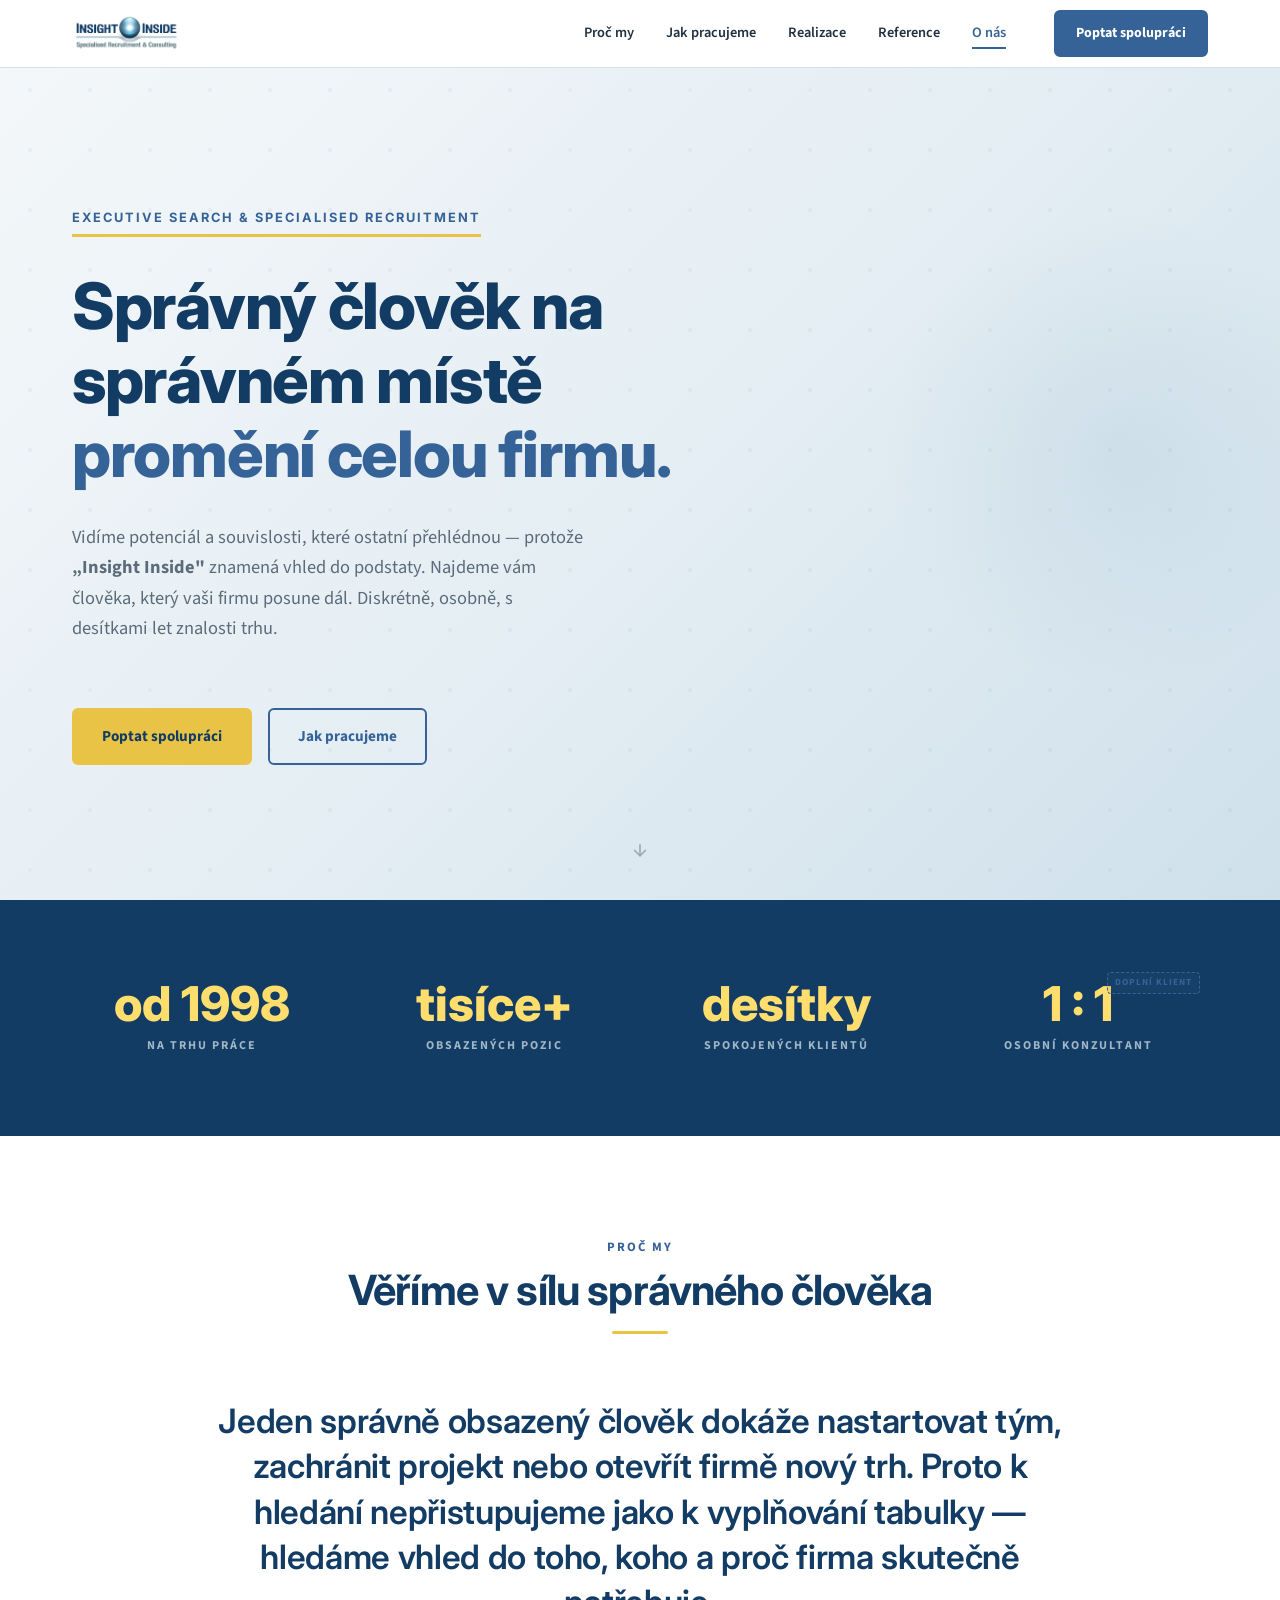
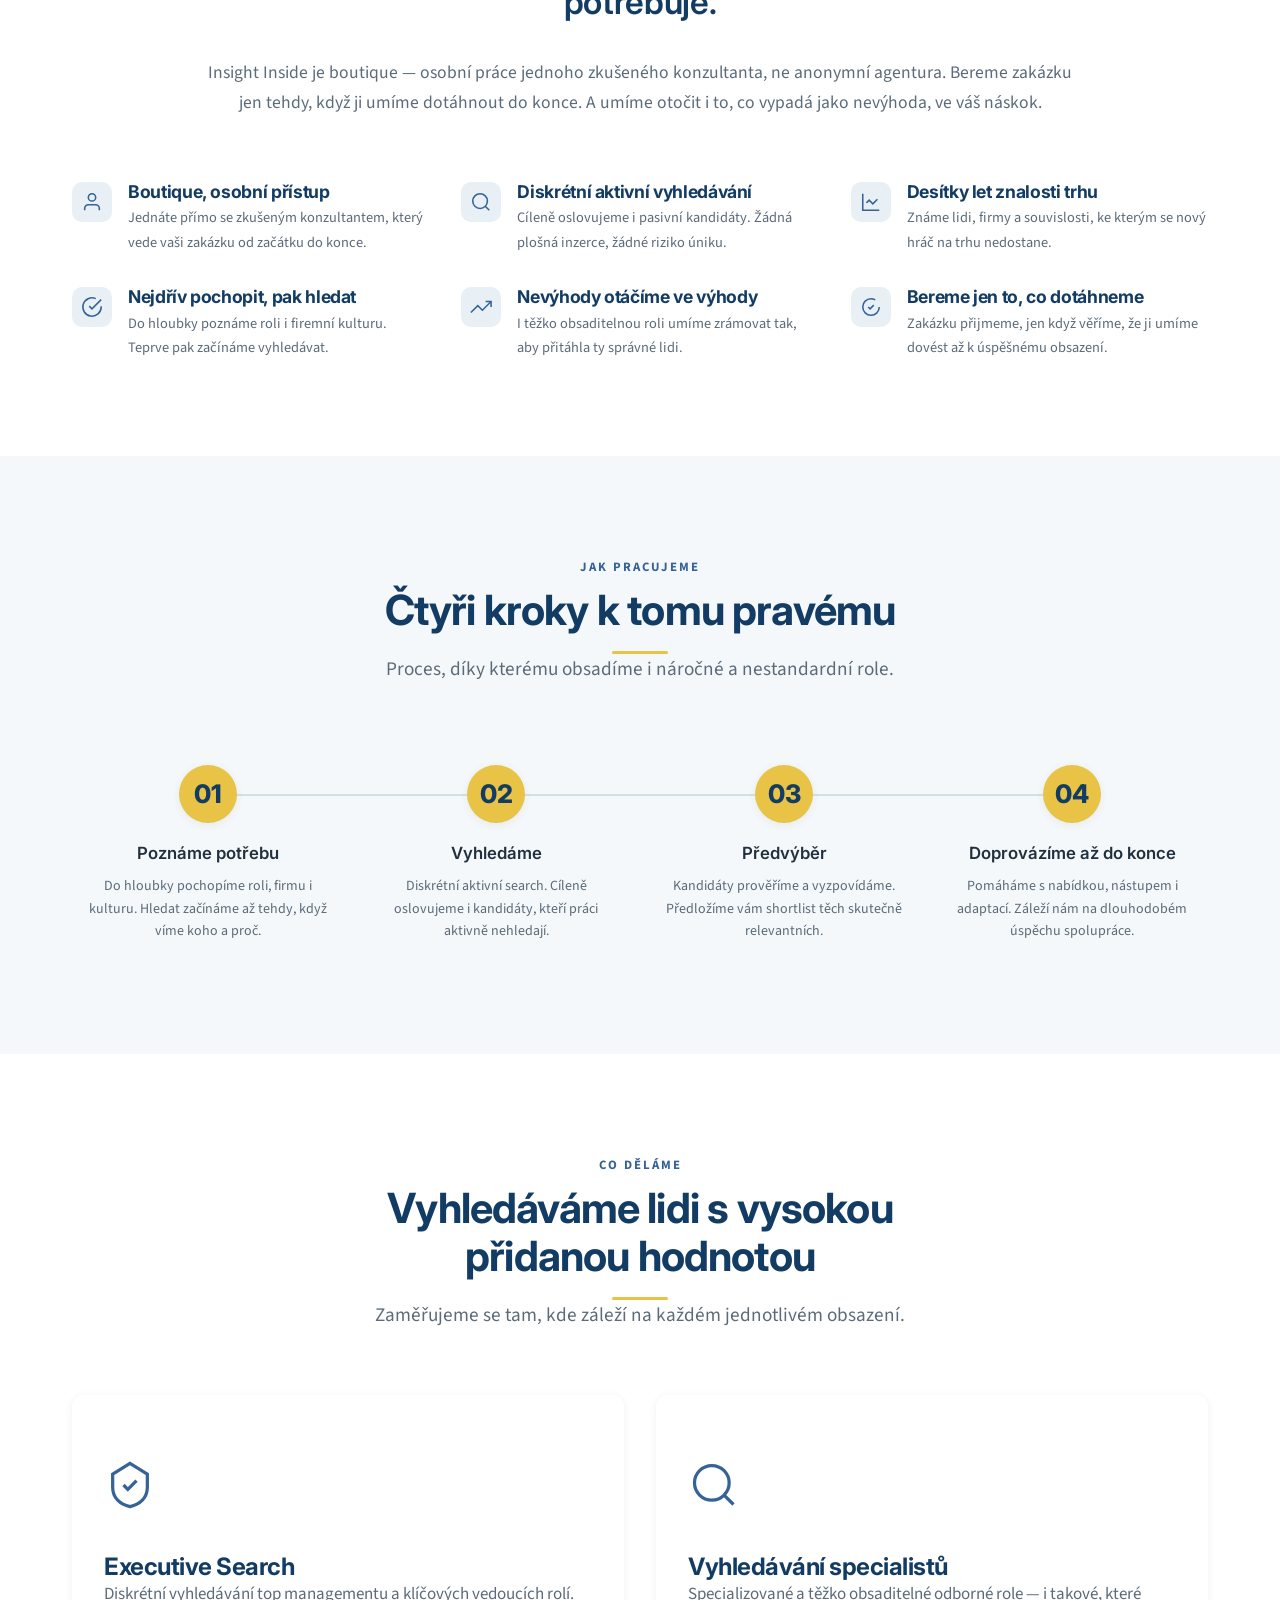
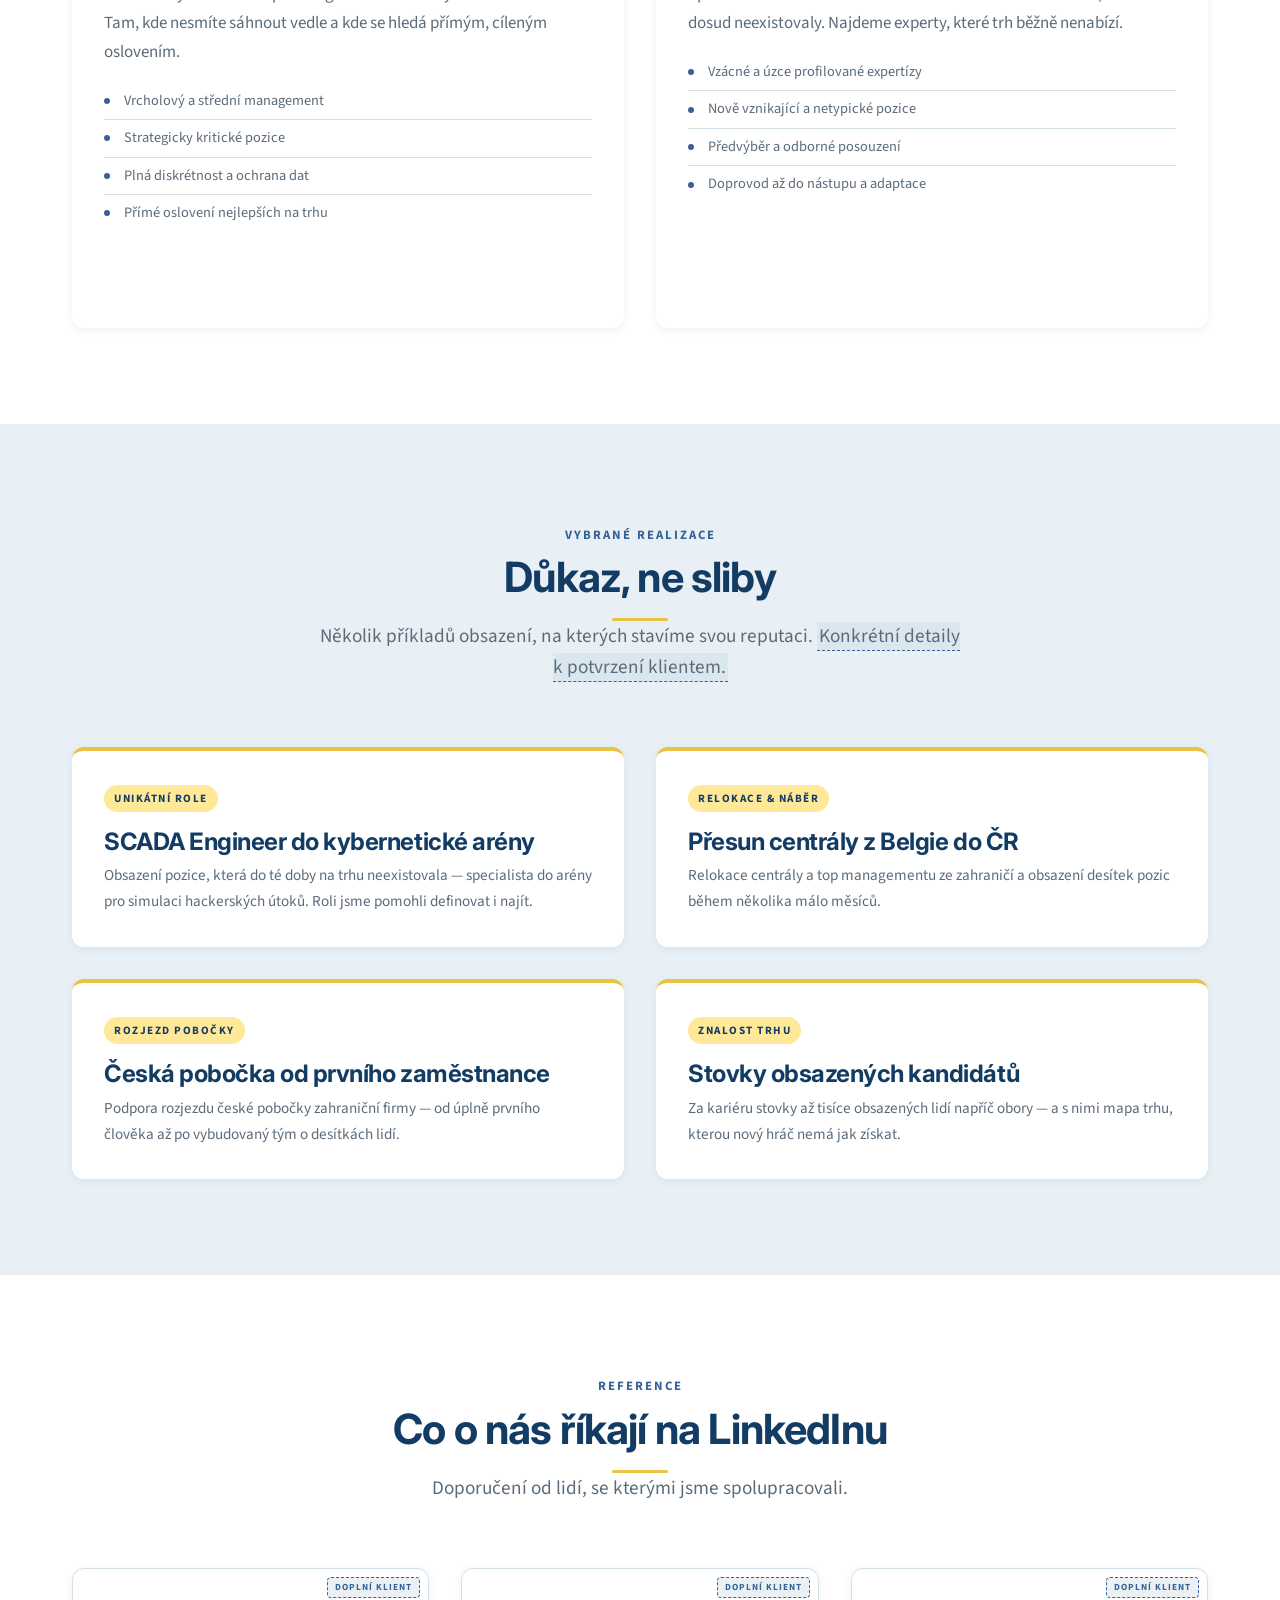
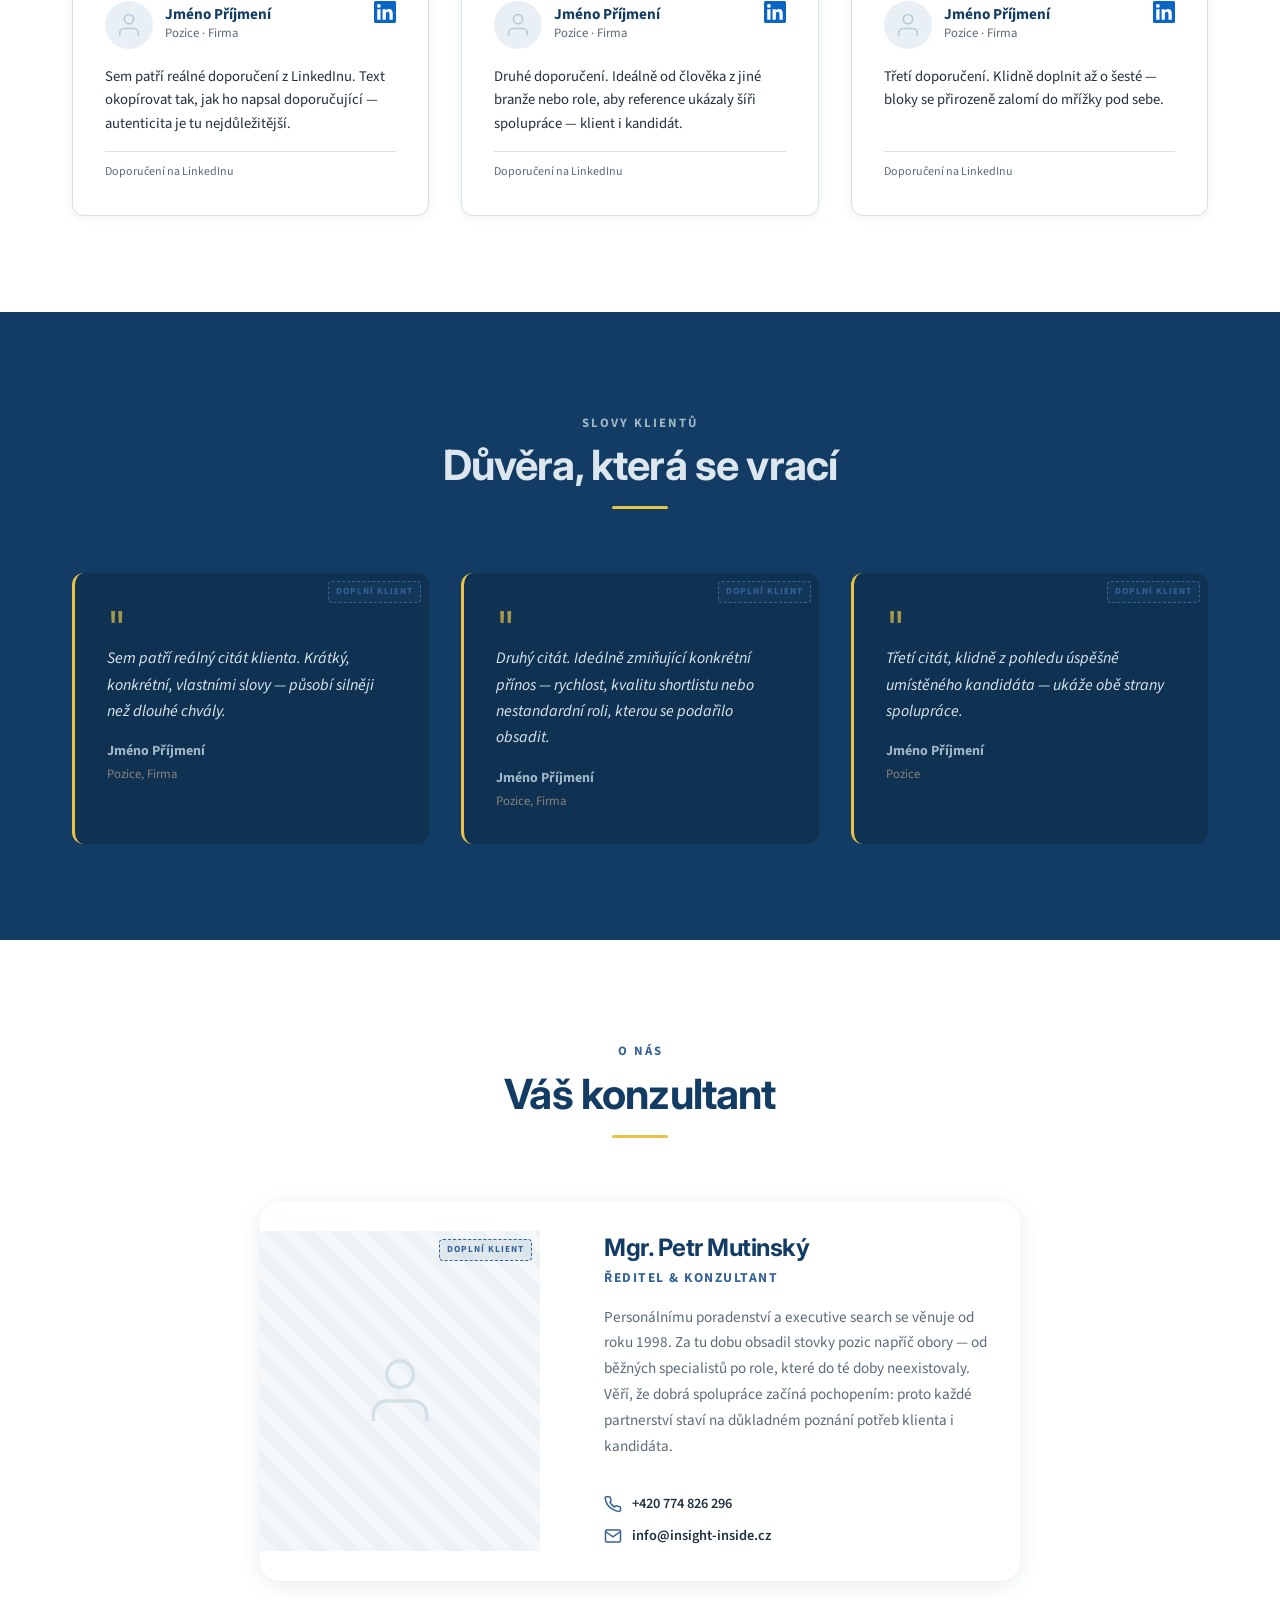
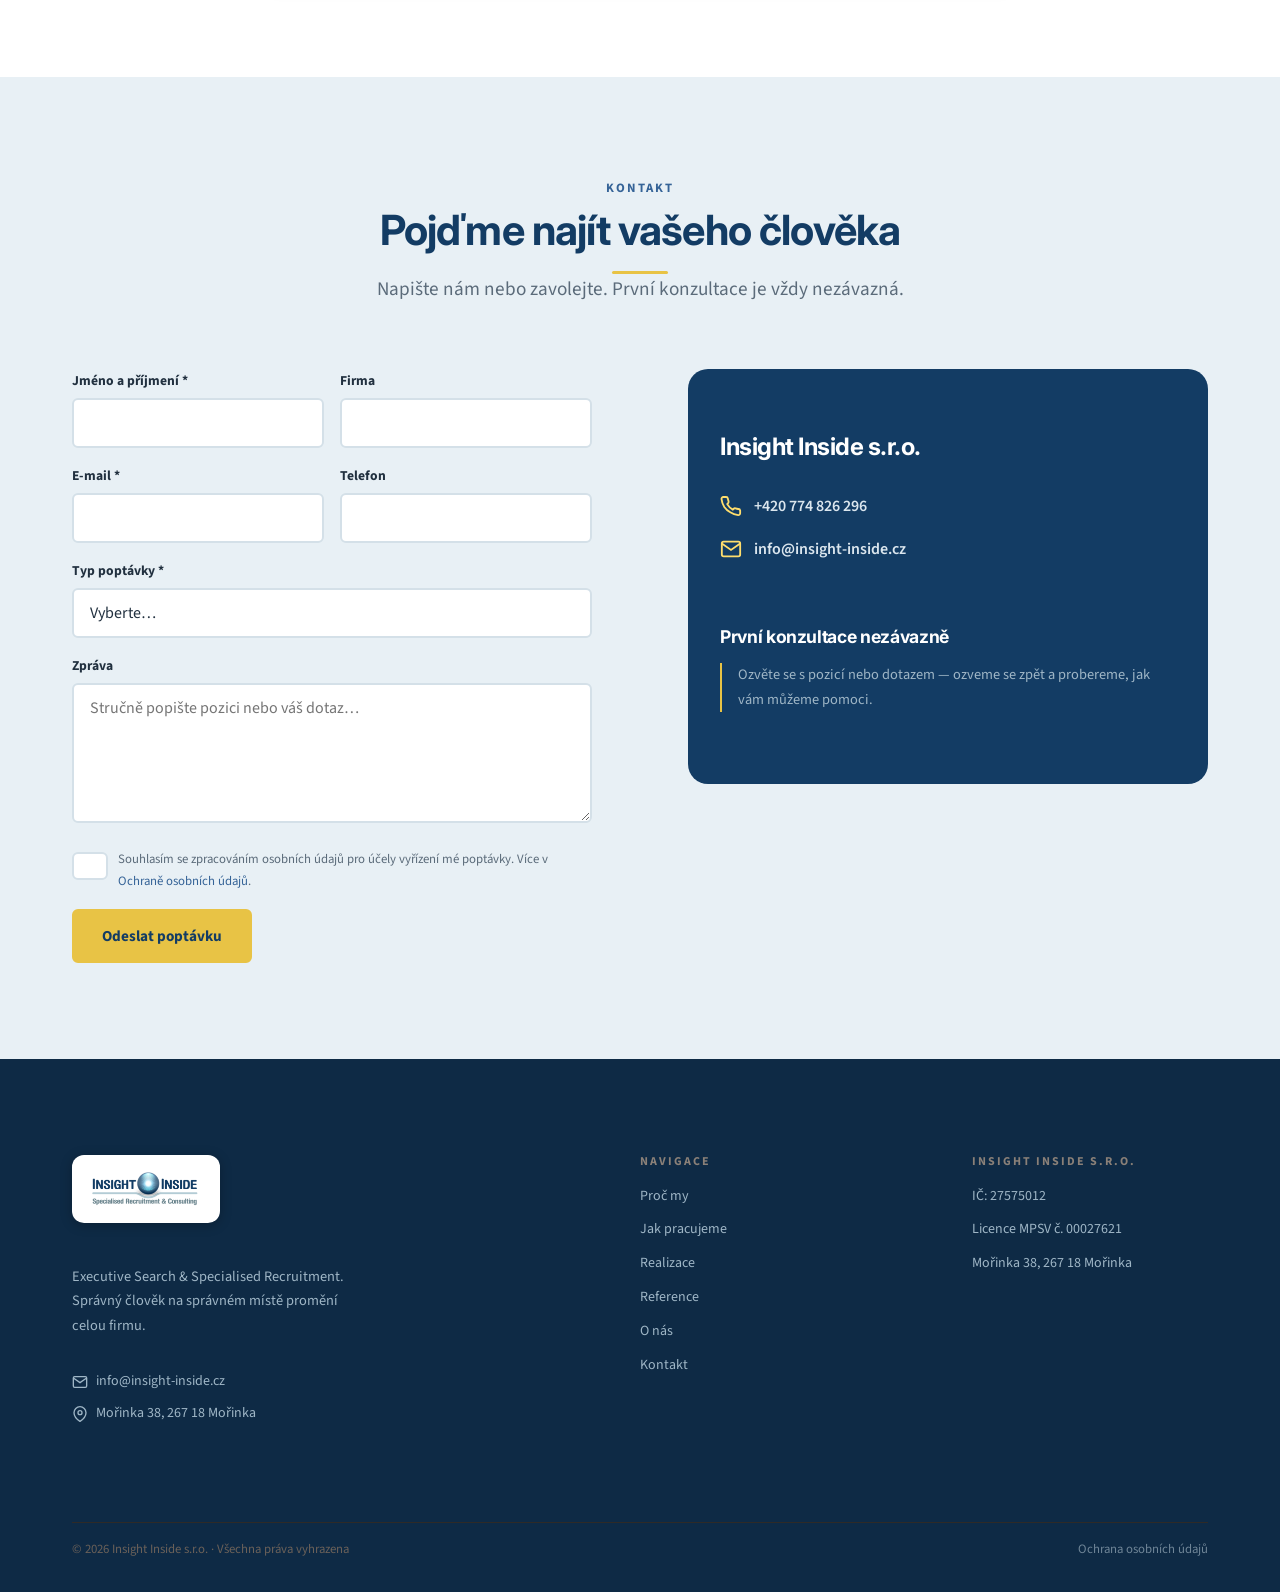
<file: index.html>
<!DOCTYPE html>
<html lang="cs">
<head>
  <meta charset="UTF-8">
  <meta name="viewport" content="width=device-width, initial-scale=1.0">

  <title>Insight Inside — Executive Search & Specialised Recruitment</title>
  <meta name="description" content="Insight Inside s.r.o. — executive search a vyhledávání specialistů s vysokou přidanou hodnotou. Boutique, diskrétní a osobní přístup. Praha 1.">
  <link rel="canonical" href="https://katy-pel.github.io/insight-inside/">

  <!-- Open Graph -->
  <meta property="og:title"       content="Insight Inside — Executive Search & Specialised Recruitment">
  <meta property="og:description" content="Správný člověk na správném místě promění celou firmu. Najdeme ho pro vás — diskrétně, osobně, s desítkami let znalosti trhu.">
  <meta property="og:type"        content="website">
  <meta property="og:url"         content="https://katy-pel.github.io/insight-inside/">
  <meta property="og:locale"      content="cs_CZ">
  <!-- PLACEHOLDER: og:image — doplnit náhledový obrázek 1200×630 px -->
  <!-- <meta property="og:image" content="https://katy-pel.github.io/insight-inside/img/og-image.png"> -->

  <!-- Twitter -->
  <meta name="twitter:card"        content="summary">
  <meta name="twitter:title"       content="Insight Inside — Executive Search & Specialised Recruitment">
  <meta name="twitter:description" content="Správný člověk na správném místě promění celou firmu. Boutique executive search z Prahy.">

  <link rel="icon" type="image/svg+xml" href="img/favicon.svg">

  <!-- Fonts: Inter (nadpisy) + Source Sans 3 (text) — ROZHODNUTÍ K POTVRZENÍ -->
  <link rel="preconnect" href="https://fonts.googleapis.com">
  <link rel="preconnect" href="https://fonts.gstatic.com" crossorigin>
  <link href="https://fonts.googleapis.com/css2?family=Inter:wght@400;500;600;700;800&family=Source+Sans+3:wght@400;500;600;700&display=swap" rel="stylesheet">

  <link rel="stylesheet" href="css/style.css">
</head>
<body>

  <!-- ========================================================
       NAVIGACE (sticky)
  ========================================================= -->
  <nav class="nav">
    <div class="nav__inner">
      <a href="#" class="nav__logo nav__logo--img" aria-label="Insight Inside — domů">
        <img src="img/logo.png" alt="Insight Inside — Specialised Recruitment & Consulting"
             width="923" height="350">
      </a>
      <div class="nav__links">
        <a href="#proc"      class="nav__link">Proč my</a>
        <a href="#jak"       class="nav__link">Jak pracujeme</a>
        <a href="#realizace" class="nav__link">Realizace</a>
        <a href="#reference" class="nav__link">Reference</a>
        <a href="#o-nas"     class="nav__link">O nás</a>
        <a href="#kontakt"   class="btn btn--primary btn--sm nav__cta">Poptat spolupráci</a>
      </div>
      <button class="nav__hamburger" aria-label="Otevřít menu" aria-expanded="false">
        <span></span><span></span><span></span>
      </button>
    </div>
  </nav>

  <!-- Mobilní menu -->
  <div class="nav__mobile">
    <a href="#proc"      class="nav__link">Proč my</a>
    <a href="#jak"       class="nav__link">Jak pracujeme</a>
    <a href="#realizace" class="nav__link">Realizace</a>
    <a href="#reference" class="nav__link">Reference</a>
    <a href="#o-nas"     class="nav__link">O nás</a>
    <a href="#kontakt"   class="btn btn--primary">Poptat spolupráci</a>
  </div>

  <main>

  <!-- ========================================================
       HERO  ·  PROČ (Why) — přesvědčení
  ========================================================= -->
  <section class="hero">
    <div class="container">
      <div class="hero__content">
        <span class="hero__brandline">Executive Search &amp; Specialised Recruitment</span>
        <h1>Správný člověk na správném místě <span class="text-accent">promění celou firmu.</span></h1>
        <p class="hero__perex">
          Vidíme potenciál a souvislosti, které ostatní přehlédnou — protože
          <strong>„Insight Inside"</strong> znamená vhled do podstaty. Najdeme vám člověka,
          který vaši firmu posune dál. Diskrétně, osobně, s desítkami let znalosti trhu.
        </p>
        <div class="btn-group">
          <a href="#kontakt" class="btn btn--accent">Poptat spolupráci</a>
          <a href="#jak"     class="btn btn--outline">Jak pracujeme</a>
        </div>
      </div>
    </div>
    <div class="hero__deco"></div>
    <a href="#proc" class="hero__scroll" aria-label="Posunout na obsah">
      <svg width="20" height="20" viewBox="0 0 24 24" fill="none" stroke="currentColor" stroke-width="2"><path d="M12 5v14M5 12l7 7 7-7"/></svg>
    </a>
  </section>

  <!-- ========================================================
       TRUST BAR
       PLACEHOLDER: čísla jsou orientační a je třeba je SLADIT a POTVRDIT.
       Pozn.: zkušenost konzultanta je od roku 1998 (≈ od té doby na trhu),
       což je jiný údaj než stáří firmy. K ověření s klientem.
  ========================================================= -->
  <section class="trust-bar">
    <div class="container">
      <div class="trust-bar__grid is-placeholder">
        <div class="trust-bar__item fade-in">
          <div class="trust-bar__number">od 1998</div>
          <div class="trust-bar__label">na trhu práce</div>
        </div>
        <div class="trust-bar__item fade-in fade-in--delay-1">
          <div class="trust-bar__number">tisíce+</div>
          <div class="trust-bar__label">obsazených pozic</div>
        </div>
        <div class="trust-bar__item fade-in fade-in--delay-2">
          <div class="trust-bar__number">desítky</div>
          <div class="trust-bar__label">spokojených klientů</div>
        </div>
        <div class="trust-bar__item fade-in fade-in--delay-3">
          <div class="trust-bar__number">1 : 1</div>
          <div class="trust-bar__label">osobní konzultant</div>
        </div>
      </div>
    </div>
  </section>

  <!-- ========================================================
       PROČ (Why) — přesvědčení rozvedené
  ========================================================= -->
  <section id="proc" class="section section--white">
    <div class="container">
      <div class="section__header--center fade-in">
        <span class="section__label">Proč my</span>
        <h2>Věříme v sílu správného člověka</h2>
      </div>

      <div class="why-statement fade-in">
        <p>
          Jeden správně obsazený člověk dokáže nastartovat tým, zachránit projekt
          nebo otevřít firmě nový trh. Proto k hledání nepřistupujeme jako k vyplňování
          tabulky — hledáme vhled do toho, koho a proč firma skutečně potřebuje.
        </p>
        <p class="why-sub">
          Insight Inside je boutique — osobní práce jednoho zkušeného konzultanta,
          ne anonymní agentura. Bereme zakázku jen tehdy, když ji umíme dotáhnout
          do konce. A umíme otočit i to, co vypadá jako nevýhoda, ve váš náskok.
        </p>
      </div>

      <div class="diff-grid">
        <div class="diff-item fade-in">
          <div class="diff-item__icon">
            <svg viewBox="0 0 24 24" fill="none" stroke="currentColor" stroke-width="1.7"><path d="M20 21v-2a4 4 0 0 0-4-4H8a4 4 0 0 0-4 4v2"/><circle cx="12" cy="7" r="4"/></svg>
          </div>
          <div>
            <h4>Boutique, osobní přístup</h4>
            <p>Jednáte přímo se zkušeným konzultantem, který vede vaši zakázku od začátku do konce.</p>
          </div>
        </div>
        <div class="diff-item fade-in fade-in--delay-1">
          <div class="diff-item__icon">
            <svg viewBox="0 0 24 24" fill="none" stroke="currentColor" stroke-width="1.7"><circle cx="11" cy="11" r="8"/><path d="m21 21-4.35-4.35"/></svg>
          </div>
          <div>
            <h4>Diskrétní aktivní vyhledávání</h4>
            <p>Cíleně oslovujeme i pasivní kandidáty. Žádná plošná inzerce, žádné riziko úniku.</p>
          </div>
        </div>
        <div class="diff-item fade-in fade-in--delay-2">
          <div class="diff-item__icon">
            <svg viewBox="0 0 24 24" fill="none" stroke="currentColor" stroke-width="1.7"><path d="M3 3v18h18"/><path d="m19 9-5 5-4-4-3 3"/></svg>
          </div>
          <div>
            <h4>Desítky let znalosti trhu</h4>
            <p>Známe lidi, firmy a souvislosti, ke kterým se nový hráč na trhu nedostane.</p>
          </div>
        </div>
        <div class="diff-item fade-in">
          <div class="diff-item__icon">
            <svg viewBox="0 0 24 24" fill="none" stroke="currentColor" stroke-width="1.7"><path d="M22 11.08V12a10 10 0 1 1-5.93-9.14"/><path d="m9 11 3 3L22 4"/></svg>
          </div>
          <div>
            <h4>Nejdřív pochopit, pak hledat</h4>
            <p>Do hloubky poznáme roli i firemní kulturu. Teprve pak začínáme vyhledávat.</p>
          </div>
        </div>
        <div class="diff-item fade-in fade-in--delay-1">
          <div class="diff-item__icon">
            <svg viewBox="0 0 24 24" fill="none" stroke="currentColor" stroke-width="1.7"><polyline points="23 6 13.5 15.5 8.5 10.5 1 18"/><polyline points="17 6 23 6 23 12"/></svg>
          </div>
          <div>
            <h4>Nevýhody otáčíme ve výhody</h4>
            <p>I těžko obsaditelnou roli umíme zrámovat tak, aby přitáhla ty správné lidi.</p>
          </div>
        </div>
        <div class="diff-item fade-in fade-in--delay-2">
          <div class="diff-item__icon">
            <svg viewBox="0 0 24 24" fill="none" stroke="currentColor" stroke-width="1.7"><path d="M9 12l2 2 4-4"/><path d="M21 12c0 4.97-4.03 9-9 9s-9-4.03-9-9 4.03-9 9-9c1.66 0 3.22.45 4.56 1.24"/></svg>
          </div>
          <div>
            <h4>Bereme jen to, co dotáhneme</h4>
            <p>Zakázku přijmeme, jen když věříme, že ji umíme dovést až k úspěšnému obsazení.</p>
          </div>
        </div>
      </div>
    </div>
  </section>

  <!-- ========================================================
       JAK (How) — způsob práce
  ========================================================= -->
  <section id="jak" class="section">
    <div class="container">
      <div class="section__header--center fade-in">
        <span class="section__label">Jak pracujeme</span>
        <h2>Čtyři kroky k tomu pravému</h2>
        <p class="lead">Proces, díky kterému obsadíme i náročné a nestandardní role.</p>
      </div>
      <div class="steps">
        <div class="step fade-in">
          <div class="step__number">01</div>
          <div class="step__title">Poznáme potřebu</div>
          <p class="step__text">Do hloubky pochopíme roli, firmu i kulturu. Hledat začínáme až tehdy, když víme koho a proč.</p>
        </div>
        <div class="step fade-in fade-in--delay-1">
          <div class="step__number">02</div>
          <div class="step__title">Vyhledáme</div>
          <p class="step__text">Diskrétní aktivní search. Cíleně oslovujeme i kandidáty, kteří práci aktivně nehledají.</p>
        </div>
        <div class="step fade-in fade-in--delay-2">
          <div class="step__number">03</div>
          <div class="step__title">Předvýběr</div>
          <p class="step__text">Kandidáty prověříme a vyzpovídáme. Předložíme vám shortlist těch skutečně relevantních.</p>
        </div>
        <div class="step fade-in fade-in--delay-3">
          <div class="step__number">04</div>
          <div class="step__title">Doprovázíme až do konce</div>
          <p class="step__text">Pomáháme s nabídkou, nástupem i adaptací. Záleží nám na dlouhodobém úspěchu spolupráce.</p>
        </div>
      </div>
    </div>
  </section>

  <!-- ========================================================
       CO (What) — služba
  ========================================================= -->
  <section id="co" class="section section--white">
    <div class="container">
      <div class="section__header--center fade-in">
        <span class="section__label">Co děláme</span>
        <h2>Vyhledáváme lidi s vysokou přidanou hodnotou</h2>
        <p class="lead">Zaměřujeme se tam, kde záleží na každém jednotlivém obsazení.</p>
      </div>
      <div class="grid-2">
        <div class="service-card fade-in">
          <svg class="service-card__icon" viewBox="0 0 24 24" fill="none" stroke="currentColor" stroke-width="1.5">
            <path d="M12 2 4 7v6c0 5 3.5 8 8 9 4.5-1 8-4 8-9V7l-8-5z"/><path d="m9 12 2 2 4-4"/>
          </svg>
          <h3>Executive Search</h3>
          <p style="color:var(--text-muted);margin-bottom:var(--sp-sm)">
            Diskrétní vyhledávání top managementu a klíčových vedoucích rolí.
            Tam, kde nesmíte sáhnout vedle a kde se hledá přímým, cíleným oslovením.
          </p>
          <ul>
            <li>Vrcholový a střední management</li>
            <li>Strategicky kritické pozice</li>
            <li>Plná diskrétnost a ochrana dat</li>
            <li>Přímé oslovení nejlepších na trhu</li>
          </ul>
        </div>
        <div class="service-card fade-in fade-in--delay-1">
          <svg class="service-card__icon" viewBox="0 0 24 24" fill="none" stroke="currentColor" stroke-width="1.5">
            <circle cx="11" cy="11" r="8"/><path d="m21 21-4.35-4.35"/>
          </svg>
          <h3>Vyhledávání specialistů</h3>
          <p style="color:var(--text-muted);margin-bottom:var(--sp-sm)">
            Specializované a těžko obsaditelné odborné role — i takové, které dosud
            neexistovaly. Najdeme experty, které trh běžně nenabízí.
          </p>
          <ul>
            <li>Vzácné a úzce profilované expertízy</li>
            <li>Nově vznikající a netypické pozice</li>
            <li>Předvýběr a odborné posouzení</li>
            <li>Doprovod až do nástupu a adaptace</li>
          </ul>
        </div>
      </div>
    </div>
  </section>

  <!-- ========================================================
       CO (What) — DŮKAZY · Vybrané realizace
       Pozn.: realizace vycházejí z reálných projektů konzultanta.
       PLACEHOLDER: konkrétní formulace, názvy a čísla NECHAT POTVRDIT klientem.
  ========================================================= -->
  <section id="realizace" class="section section--alt">
    <div class="container">
      <div class="section__header--center fade-in">
        <span class="section__label">Vybrané realizace</span>
        <h2>Důkaz, ne sliby</h2>
        <p class="lead">Několik příkladů obsazení, na kterých stavíme svou reputaci.
          <span class="ph-text">Konkrétní detaily k potvrzení klientem.</span></p>
      </div>
      <div class="case-grid">
        <div class="case-card fade-in">
          <span class="case-card__tag">Unikátní role</span>
          <h3>SCADA Engineer do kybernetické arény</h3>
          <p>Obsazení pozice, která do té doby na trhu neexistovala — specialista do arény
            pro simulaci hackerských útoků. Roli jsme pomohli definovat i najít.</p>
        </div>
        <div class="case-card fade-in fade-in--delay-1">
          <span class="case-card__tag">Relokace &amp; náběr</span>
          <h3>Přesun centrály z Belgie do ČR</h3>
          <p>Relokace centrály a top managementu ze zahraničí a obsazení desítek pozic
            během několika málo měsíců.</p>
        </div>
        <div class="case-card fade-in fade-in--delay-2">
          <span class="case-card__tag">Rozjezd pobočky</span>
          <h3>Česká pobočka od prvního zaměstnance</h3>
          <p>Podpora rozjezdu české pobočky zahraniční firmy — od úplně prvního člověka
            až po vybudovaný tým o desítkách lidí.</p>
        </div>
        <div class="case-card fade-in fade-in--delay-3">
          <span class="case-card__tag">Znalost trhu</span>
          <h3>Stovky obsazených kandidátů</h3>
          <p>Za kariéru stovky až tisíce obsazených lidí napříč obory — a s nimi mapa trhu,
            kterou nový hráč nemá jak získat.</p>
        </div>
      </div>
    </div>
  </section>

  <!-- ========================================================
       REFERENCE — LinkedIn doporučení
       PLACEHOLDER: nahradit reálnými doporučeními (3–6) z LinkedInu.
  ========================================================= -->
  <section id="reference" class="section section--white">
    <div class="container">
      <div class="section__header--center fade-in">
        <span class="section__label">Reference</span>
        <h2>Co o nás říkají na LinkedInu</h2>
        <p class="lead">Doporučení od lidí, se kterými jsme spolupracovali.</p>
      </div>
      <div class="li-grid">
        <!-- LinkedIn doporučení #1 -->
        <div class="li-card is-placeholder fade-in">
          <svg class="li-card__in" viewBox="0 0 24 24" fill="currentColor" aria-hidden="true"><path d="M20.45 20.45h-3.56v-5.57c0-1.33-.02-3.04-1.85-3.04-1.85 0-2.13 1.45-2.13 2.94v5.67H9.35V9h3.41v1.56h.05c.48-.9 1.64-1.85 3.37-1.85 3.6 0 4.27 2.37 4.27 5.46v6.28zM5.34 7.43a2.06 2.06 0 1 1 0-4.13 2.06 2.06 0 0 1 0 4.13zM7.12 20.45H3.55V9h3.57v11.45zM22.22 0H1.77C.79 0 0 .77 0 1.73v20.54C0 23.22.79 24 1.77 24h20.45c.98 0 1.78-.78 1.78-1.73V1.73C24 .77 23.2 0 22.22 0z"/></svg>
          <div class="li-card__head">
            <div class="li-card__avatar">
              <svg viewBox="0 0 24 24" fill="none" stroke="currentColor" stroke-width="1.4"><path d="M20 21v-2a4 4 0 0 0-4-4H8a4 4 0 0 0-4 4v2"/><circle cx="12" cy="7" r="4"/></svg>
            </div>
            <div>
              <div class="li-card__name">Jméno Příjmení</div>
              <div class="li-card__role">Pozice · Firma</div>
            </div>
          </div>
          <p class="li-card__text">
            Sem patří reálné doporučení z LinkedInu. Text okopírovat tak, jak ho napsal
            doporučující — autenticita je tu nejdůležitější.
          </p>
          <div class="li-card__foot">Doporučení na LinkedInu</div>
        </div>

        <!-- LinkedIn doporučení #2 -->
        <div class="li-card is-placeholder fade-in fade-in--delay-1">
          <svg class="li-card__in" viewBox="0 0 24 24" fill="currentColor" aria-hidden="true"><path d="M20.45 20.45h-3.56v-5.57c0-1.33-.02-3.04-1.85-3.04-1.85 0-2.13 1.45-2.13 2.94v5.67H9.35V9h3.41v1.56h.05c.48-.9 1.64-1.85 3.37-1.85 3.6 0 4.27 2.37 4.27 5.46v6.28zM5.34 7.43a2.06 2.06 0 1 1 0-4.13 2.06 2.06 0 0 1 0 4.13zM7.12 20.45H3.55V9h3.57v11.45zM22.22 0H1.77C.79 0 0 .77 0 1.73v20.54C0 23.22.79 24 1.77 24h20.45c.98 0 1.78-.78 1.78-1.73V1.73C24 .77 23.2 0 22.22 0z"/></svg>
          <div class="li-card__head">
            <div class="li-card__avatar">
              <svg viewBox="0 0 24 24" fill="none" stroke="currentColor" stroke-width="1.4"><path d="M20 21v-2a4 4 0 0 0-4-4H8a4 4 0 0 0-4 4v2"/><circle cx="12" cy="7" r="4"/></svg>
            </div>
            <div>
              <div class="li-card__name">Jméno Příjmení</div>
              <div class="li-card__role">Pozice · Firma</div>
            </div>
          </div>
          <p class="li-card__text">
            Druhé doporučení. Ideálně od člověka z jiné branže nebo role, aby reference
            ukázaly šíři spolupráce — klient i kandidát.
          </p>
          <div class="li-card__foot">Doporučení na LinkedInu</div>
        </div>

        <!-- LinkedIn doporučení #3 -->
        <div class="li-card is-placeholder fade-in fade-in--delay-2">
          <svg class="li-card__in" viewBox="0 0 24 24" fill="currentColor" aria-hidden="true"><path d="M20.45 20.45h-3.56v-5.57c0-1.33-.02-3.04-1.85-3.04-1.85 0-2.13 1.45-2.13 2.94v5.67H9.35V9h3.41v1.56h.05c.48-.9 1.64-1.85 3.37-1.85 3.6 0 4.27 2.37 4.27 5.46v6.28zM5.34 7.43a2.06 2.06 0 1 1 0-4.13 2.06 2.06 0 0 1 0 4.13zM7.12 20.45H3.55V9h3.57v11.45zM22.22 0H1.77C.79 0 0 .77 0 1.73v20.54C0 23.22.79 24 1.77 24h20.45c.98 0 1.78-.78 1.78-1.73V1.73C24 .77 23.2 0 22.22 0z"/></svg>
          <div class="li-card__head">
            <div class="li-card__avatar">
              <svg viewBox="0 0 24 24" fill="none" stroke="currentColor" stroke-width="1.4"><path d="M20 21v-2a4 4 0 0 0-4-4H8a4 4 0 0 0-4 4v2"/><circle cx="12" cy="7" r="4"/></svg>
            </div>
            <div>
              <div class="li-card__name">Jméno Příjmení</div>
              <div class="li-card__role">Pozice · Firma</div>
            </div>
          </div>
          <p class="li-card__text">
            Třetí doporučení. Klidně doplnit až o šesté — bloky se přirozeně zalomí
            do mřížky pod sebe.
          </p>
          <div class="li-card__foot">Doporučení na LinkedInu</div>
        </div>
      </div>
    </div>
  </section>

  <!-- ========================================================
       REFERENCE — textové citáty (mimo LinkedIn)
       PLACEHOLDER: doplnit reálné citáty klientů.
  ========================================================= -->
  <section class="section section--dark">
    <div class="container">
      <div class="section__header--center fade-in">
        <span class="section__label section__label--light">Slovy klientů</span>
        <h2 style="color:var(--text-light)">Důvěra, která se vrací</h2>
      </div>
      <div class="grid-3">
        <div class="card card--dark is-placeholder fade-in">
          <div class="card__quote">"</div>
          <p class="card__text">Sem patří reálný citát klienta. Krátký, konkrétní, vlastními slovy — působí
            silněji než dlouhé chvály.</p>
          <div class="card__author">Jméno Příjmení</div>
          <div class="card__company">Pozice, Firma</div>
        </div>
        <div class="card card--dark is-placeholder fade-in fade-in--delay-1">
          <div class="card__quote">"</div>
          <p class="card__text">Druhý citát. Ideálně zmiňující konkrétní přínos — rychlost, kvalitu shortlistu
            nebo nestandardní roli, kterou se podařilo obsadit.</p>
          <div class="card__author">Jméno Příjmení</div>
          <div class="card__company">Pozice, Firma</div>
        </div>
        <div class="card card--dark is-placeholder fade-in fade-in--delay-2">
          <div class="card__quote">"</div>
          <p class="card__text">Třetí citát, klidně z pohledu úspěšně umístěného kandidáta — ukáže obě strany
            spolupráce.</p>
          <div class="card__author">Jméno Příjmení</div>
          <div class="card__company">Pozice</div>
        </div>
      </div>
    </div>
  </section>

  <!-- ========================================================
       O NÁS · Váš konzultant
  ========================================================= -->
  <section id="o-nas" class="section section--white">
    <div class="container">
      <div class="section__header--center fade-in">
        <span class="section__label">O nás</span>
        <h2>Váš konzultant</h2>
      </div>
      <div class="team-card fade-in">
        <!-- PLACEHOLDER: nahradit reálnou profesionální fotografií Petra -->
        <div class="team-card__photo ph-photo is-placeholder">
          <svg width="80" height="80" viewBox="0 0 24 24" fill="none" stroke="currentColor" stroke-width="1">
            <path d="M20 21v-2a4 4 0 0 0-4-4H8a4 4 0 0 0-4 4v2"/><circle cx="12" cy="7" r="4"/>
          </svg>
        </div>
        <div class="team-card__body">
          <h3 class="team-card__name">Mgr. Petr Mutinský</h3>
          <div class="team-card__role">Ředitel &amp; konzultant</div>
          <p class="team-card__bio">
            <!-- PLACEHOLDER: doplnit reálné bio (3–4 věty, osobní příběh, zkušenosti od r. 1998) -->
            Personálnímu poradenství a executive search se věnuje od roku 1998. Za tu dobu
            obsadil stovky pozic napříč obory — od běžných specialistů po role, které do té
            doby neexistovaly. Věří, že dobrá spolupráce začíná pochopením: proto každé
            partnerství staví na důkladném poznání potřeb klienta i kandidáta.
          </p>
          <div class="team-card__contacts">
            <a href="tel:+420774826296" class="team-card__contact">
              <svg viewBox="0 0 24 24" fill="none" stroke="currentColor" stroke-width="2"><path d="M22 16.92v3a2 2 0 0 1-2.18 2 19.79 19.79 0 0 1-8.63-3.07A19.5 19.5 0 0 1 4.69 13a19.79 19.79 0 0 1-3.07-8.67A2 2 0 0 1 3.6 2.18h3a2 2 0 0 1 2 1.72c.127.96.361 1.903.7 2.81a2 2 0 0 1-.45 2.11L7.91 9.91a16 16 0 0 0 6.06 6.06l.95-.95a2 2 0 0 1 2.11-.45c.907.339 1.85.573 2.81.7A2 2 0 0 1 22 16.92z"/></svg>
              +420 774 826 296
            </a>
            <a href="mailto:info@insight-inside.cz" class="team-card__contact">
              <svg viewBox="0 0 24 24" fill="none" stroke="currentColor" stroke-width="2"><path d="M4 4h16c1.1 0 2 .9 2 2v12c0 1.1-.9 2-2 2H4c-1.1 0-2-.9-2-2V6c0-1.1.9-2 2-2z"/><polyline points="22,6 12,13 2,6"/></svg>
              info@insight-inside.cz
            </a>
          </div>
        </div>
      </div>
    </div>
  </section>

  <!-- ========================================================
       KONTAKT (hlavní konverzní sekce)
  ========================================================= -->
  <section id="kontakt" class="section section--alt">
    <div class="container">
      <div class="section__header--center fade-in">
        <span class="section__label">Kontakt</span>
        <h2>Pojďme najít vašeho člověka</h2>
        <p class="lead">Napište nám nebo zavolejte. První konzultace je vždy nezávazná.</p>
      </div>

      <div class="contact-grid">
        <!-- Poptávkový formulář -->
        <div class="fade-in">
          <!-- KONFIGURACE: nastavte FORM_ENDPOINT v js/main.js (Formspree / web3forms).
               Dokud je prázdný, odeslání použije e-mailový (mailto) fallback. -->
          <form class="contact-form" novalidate>
            <div class="form-status" role="status" aria-live="polite"></div>

            <div class="grid-2" style="gap:var(--sp-sm)">
              <div class="form-group">
                <label for="name">Jméno a příjmení *</label>
                <input type="text" id="name" name="name" autocomplete="name" required>
              </div>
              <div class="form-group">
                <label for="company">Firma</label>
                <input type="text" id="company" name="company" autocomplete="organization">
              </div>
            </div>

            <div class="grid-2" style="gap:var(--sp-sm)">
              <div class="form-group">
                <label for="email">E-mail *</label>
                <input type="email" id="email" name="email" autocomplete="email" required>
              </div>
              <div class="form-group">
                <label for="phone">Telefon</label>
                <input type="tel" id="phone" name="phone" autocomplete="tel">
              </div>
            </div>

            <div class="form-group">
              <label for="type">Typ poptávky *</label>
              <select id="type" name="type" required>
                <option value="" disabled selected>Vyberte…</option>
                <option value="Hledám kandidáta">Hledám kandidáta</option>
                <option value="Konzultace">Konzultace</option>
                <option value="Jiné">Jiné</option>
              </select>
            </div>

            <div class="form-group">
              <label for="message">Zpráva</label>
              <textarea id="message" name="message" placeholder="Stručně popište pozici nebo váš dotaz…"></textarea>
            </div>

            <!-- Honeypot proti spamu — necháváme prázdné, skryté -->
            <div style="position:absolute;left:-9999px" aria-hidden="true">
              <label>Nevyplňujte <input type="text" name="_gotcha" tabindex="-1" autocomplete="off"></label>
            </div>

            <div class="form-group form-group--checkbox">
              <input type="checkbox" id="consent" name="consent" required>
              <label for="consent">Souhlasím se zpracováním osobních údajů pro účely vyřízení mé poptávky.
                Více v <a href="#" rel="nofollow">Ochraně osobních údajů</a>. <!-- PLACEHOLDER: odkaz na GDPR --></label>
            </div>

            <button type="submit" class="btn btn--accent">Odeslat poptávku</button>
          </form>
        </div>

        <!-- Přímé kontakty (alternativa k formuláři) -->
        <div class="contact-info contact-info--card fade-in fade-in--delay-1">
          <h3>Insight Inside s.r.o.</h3>
          <div class="contact-info__items">
            <div class="contact-item">
              <svg viewBox="0 0 24 24" fill="none" stroke="currentColor" stroke-width="2"><path d="M22 16.92v3a2 2 0 0 1-2.18 2 19.79 19.79 0 0 1-8.63-3.07A19.5 19.5 0 0 1 4.69 13a19.79 19.79 0 0 1-3.07-8.67A2 2 0 0 1 3.6 2.18h3a2 2 0 0 1 2 1.72c.127.96.361 1.903.7 2.81a2 2 0 0 1-.45 2.11L7.91 9.91a16 16 0 0 0 6.06 6.06l.95-.95a2 2 0 0 1 2.11-.45c.907.339 1.85.573 2.81.7A2 2 0 0 1 22 16.92z"/></svg>
              <a href="tel:+420774826296">+420 774 826 296</a>
            </div>
            <div class="contact-item">
              <svg viewBox="0 0 24 24" fill="none" stroke="currentColor" stroke-width="2"><path d="M4 4h16c1.1 0 2 .9 2 2v12c0 1.1-.9 2-2 2H4c-1.1 0-2-.9-2-2V6c0-1.1.9-2 2-2z"/><polyline points="22,6 12,13 2,6"/></svg>
              <a href="mailto:info@insight-inside.cz">info@insight-inside.cz</a>
            </div>
          </div>
          <div class="directions">
            <h4>První konzultace nezávazně</h4>
            <p>Ozvěte se s pozicí nebo dotazem — ozveme se zpět a probereme, jak vám můžeme pomoci.</p>
          </div>
        </div>
      </div>
    </div>
  </section>

  </main>

  <!-- ========================================================
       FOOTER
  ========================================================= -->
  <footer class="footer">
    <div class="container">
      <div class="footer__grid">
        <div class="footer__brand">
          <div class="footer__logo-chip">
            <img src="img/logo.png" alt="Insight Inside — Specialised Recruitment & Consulting"
                 width="923" height="350" loading="lazy">
          </div>
          <p class="footer__tagline">Executive Search &amp; Specialised Recruitment. Správný člověk na správném místě promění celou firmu.</p>
          <div class="footer__contact">
            <a href="mailto:info@insight-inside.cz">
              <svg viewBox="0 0 24 24" fill="none" stroke="currentColor" stroke-width="2"><path d="M4 4h16c1.1 0 2 .9 2 2v12c0 1.1-.9 2-2 2H4c-1.1 0-2-.9-2-2V6c0-1.1.9-2 2-2z"/><polyline points="22,6 12,13 2,6"/></svg>
              info@insight-inside.cz
            </a>
            <a href="https://maps.google.com/?q=Mořinka+38,+267+18+Mořinka" target="_blank" rel="noopener">
              <svg viewBox="0 0 24 24" fill="none" stroke="currentColor" stroke-width="2"><path d="M21 10c0 7-9 13-9 13s-9-6-9-13a9 9 0 0 1 18 0z"/><circle cx="12" cy="10" r="3"/></svg>
              Mořinka 38, 267 18 Mořinka
            </a>
          </div>
        </div>
        <div class="footer__col">
          <h4>Navigace</h4>
          <div class="footer__links">
            <a href="#proc">Proč my</a>
            <a href="#jak">Jak pracujeme</a>
            <a href="#realizace">Realizace</a>
            <a href="#reference">Reference</a>
            <a href="#o-nas">O nás</a>
            <a href="#kontakt">Kontakt</a>
          </div>
        </div>
        <div class="footer__col">
          <h4>Insight Inside s.r.o.</h4>
          <div class="footer__links">
            <span style="font-size:0.875rem;color:var(--text-faint)">IČ: 27575012</span>
            <span style="font-size:0.875rem;color:var(--text-faint)">Licence MPSV č. 00027621</span>
            <span style="font-size:0.875rem;color:var(--text-faint)">Mořinka 38, 267 18 Mořinka</span>
          </div>
        </div>
      </div>
      <div class="footer__bottom">
        <span class="footer__copy">© 2026 Insight Inside s.r.o. · Všechna práva vyhrazena</span>
        <!-- PLACEHOLDER: doplnit stránku/odkaz na ochranu osobních údajů (GDPR) -->
        <a href="#" style="font-size:0.8rem;color:#6f8597" rel="nofollow">Ochrana osobních údajů</a>
      </div>
    </div>
  </footer>

  <script src="js/main.js"></script>
</body>
</html>
</file>
<file: css/style.css>
/* ============================================================
   Insight Inside s.r.o. — Design System
   Verze: 2.1 (onepager) | 2026-06-19
   Brandová modrá paleta dle logomanuálu (Václav Vančura):
     #133C64 (tmavá námořní) · #326D94 (střední modrá) · #B3CBD5 (světle modrá)
   v2.1 — rozšíření logomanuálu: webová modrá řada (UI) + teplé akcenty
          (zlatá / terakota) dle pravidla 60/30/10. Modrá zůstává dominantní;
          teplé tóny jen jako 10% akcent (klíčová čísla, akcentní CTA).
   ============================================================ */

/* ------------------------------------------------------------
   1. CSS Custom Properties
   ------------------------------------------------------------ */
:root {
  /* === Surová paleta (logomanuál + rozšíření) ============== */
  /* Oficiální značkové modré — ZÁVAZNÉ, musí ladit s logem */
  --ii-brand-light: #B3CBD5;
  --ii-brand-mid:   #326D94;
  --ii-brand-dark:  #133C64;

  /* Modrá řada (rozšířená webová paleta — UI, struktura) */
  --ii-blue-50:  #B3CBD5;
  --ii-blue-100: #7EA2CA;
  --ii-blue-300: #507BAA;
  --ii-blue-500: #356397;
  --ii-blue-700: #1C4F88;
  --ii-blue-900: #103B6B;

  /* Zlatá řada (akcent — 10 %) */
  --ii-gold-100: #FFE897;
  --ii-gold-300: #FFDE6D;
  --ii-gold-500: #E8C345;
  --ii-gold-700: #D0A81D;
  --ii-gold-900: #A3810C;

  /* Oranžová / terakota řada (akcent — 10 %) */
  --ii-orange-100: #FFBB97;
  --ii-orange-300: #FFA06D;
  --ii-orange-500: #E87D45;
  --ii-orange-700: #D05B1D;
  --ii-orange-900: #A3410C;

  /* === Sémantické tokeny (používej tyto) ================== */
  /* Barvy — vzdušná pozadí */
  --bg:          #f5f8fa;   /* velmi světle studená šeď — hlavní podklad */
  --bg-alt:      #e8f0f5;   /* světle modrošedá — alternativní sekce */
  --bg-dark:     var(--ii-brand-dark);  /* tmavá námořní (oficiální) — tmavé sekce, trust bar */
  --bg-dark-alt: #0f3252;   /* tmavší námořní — karty na tmavém pozadí */
  --bg-footer:   #0e2a45;   /* nejhlubší námořní — footer */

  /* Text */
  --heading:     var(--ii-brand-dark);  /* nadpisy — tmavá námořní */
  --text:        #21303f;   /* běžný text — tmavá slate */
  --text-muted:  #5b6b7a;   /* sekundární text */
  --text-light:  #dbe6ee;   /* text na tmavém pozadí */
  --text-faint:  #9fb6c6;   /* jemný text na tmavém pozadí */

  /* Akcenty — primární (modrá řada, UI / CTA / odkazy) */
  --accent:       var(--ii-blue-500);   /* základní UI modrá — CTA, odkazy, aktivní stavy (AA) */
  --accent-dark:  var(--ii-blue-700);   /* tmavší modrá — hover (AAA) */
  --accent-light: var(--ii-brand-light);/* světle modrá — okraje, jemné akcenty, čísla na tmavém */

  /* Akcenty — teplé (zlatá / terakota) — používej STŘÍDMĚ (10 %) */
  --accent-warm:         var(--ii-gold-500);    /* zlatá — klíčové zvýraznění */
  --accent-warm-strong:  var(--ii-gold-700);    /* zlatá hover / sytější */
  --accent-warm-bright:  var(--ii-gold-300);    /* světlá zlatá — text/číslo na tmavém */
  --accent-terra:        var(--ii-orange-500);  /* terakota — alternativní teplý akcent */
  --accent-terra-strong: var(--ii-orange-700);  /* terakota hover */
  --on-warm:             var(--ii-brand-dark);  /* text NA teplém akcentu — vždy tmavě modrý */

  --border:       #d4e0e8;  /* světlý okraj */
  --white:        #ffffff;

  /* Typografie — bezpatkové písmo (logo má rounded condensed charakter) */
  /* ROZHODNUTÍ K POTVRZENÍ: Inter (nadpisy) + Source Sans 3 (text) */
  --font-head:   'Inter', system-ui, -apple-system, sans-serif;
  --font-body:   'Source Sans 3', system-ui, -apple-system, sans-serif;

  /* Spacing (base 8px) */
  --sp-xs:  8px;
  --sp-sm:  16px;
  --sp-md:  32px;
  --sp-lg:  64px;
  --sp-xl:  96px;
  --sp-xxl: 128px;

  /* Border radius */
  --radius-sm: 6px;
  --radius-md: 12px;
  --radius-lg: 20px;

  /* Shadows — jemně tónované do námořní modré */
  --shadow-sm: 0 2px 8px rgba(19,60,100,0.07);
  --shadow-md: 0 4px 20px rgba(19,60,100,0.10);
  --shadow-lg: 0 8px 32px rgba(19,60,100,0.14);

  /* Transitions */
  --transition: 0.25s ease;

  /* Max width */
  --max-w: 1200px;
}

/* ------------------------------------------------------------
   2. Reset & Base
   ------------------------------------------------------------ */
*, *::before, *::after { box-sizing: border-box; margin: 0; padding: 0; }

html { scroll-behavior: smooth; }

body {
  font-family: var(--font-body);
  font-size: 17px;
  line-height: 1.7;
  color: var(--text);
  background: var(--bg);
  -webkit-font-smoothing: antialiased;
}

img { max-width: 100%; display: block; }
a { color: var(--accent); text-decoration: none; transition: color var(--transition); }
a:hover { color: var(--accent-dark); }
ul { list-style: none; }
button { cursor: pointer; border: none; background: none; font-family: inherit; }

/* ------------------------------------------------------------
   3. Typography
   ------------------------------------------------------------ */
h1, h2, h3, h4 {
  font-family: var(--font-head);
  line-height: 1.15;
  letter-spacing: -0.02em;
  color: var(--heading);
}

h1 { font-size: clamp(2.4rem, 5vw, 4rem);    font-weight: 800; }
h2 { font-size: clamp(1.8rem, 3.5vw, 2.6rem); font-weight: 700; }
h3 { font-size: clamp(1.2rem, 2vw, 1.5rem);   font-weight: 700; }
h4 { font-size: 1.1rem; font-weight: 700; }

p { margin-bottom: 1em; }
p:last-child { margin-bottom: 0; }

.lead {
  font-size: 1.2rem;
  line-height: 1.6;
  color: var(--text-muted);
}

.text-accent { color: var(--accent); }
.text-muted  { color: var(--text-muted); }
.text-light  { color: var(--text-light); }

/* ------------------------------------------------------------
   4. Layout
   ------------------------------------------------------------ */
.container {
  width: 100%;
  max-width: var(--max-w);
  margin: 0 auto;
  padding: 0 var(--sp-md);
}

.section {
  padding: var(--sp-xl) 0;
}
.section--alt   { background: var(--bg-alt); }
.section--dark  { background: var(--bg-dark); }
.section--white { background: var(--white); }

.section__header {
  margin-bottom: var(--sp-lg);
}
.section__header--center {
  text-align: center;
  max-width: 640px;
  margin-left: auto;
  margin-right: auto;
  margin-bottom: var(--sp-lg);
}
/* Zlatá linka pod nadpisem sekce — jednotný teplý akcent napříč webem */
.section__header--center h2::after {
  content: '';
  display: block;
  width: 56px;
  height: 3px;
  background: var(--accent-warm);
  border-radius: 2px;
  margin: var(--sp-sm) auto 0;
}

.section__label {
  display: inline-block;
  font-family: var(--font-body);
  font-size: 0.8rem;
  font-weight: 700;
  letter-spacing: 2px;
  text-transform: uppercase;
  color: var(--accent);
  margin-bottom: var(--sp-xs);
}

.section__label--light {
  color: var(--text-faint);
}

/* Grid helpers */
.grid-2 { display: grid; grid-template-columns: repeat(2, 1fr); gap: var(--sp-md); }
.grid-3 { display: grid; grid-template-columns: repeat(3, 1fr); gap: var(--sp-md); }
.grid-4 { display: grid; grid-template-columns: repeat(4, 1fr); gap: var(--sp-md); }

/* ------------------------------------------------------------
   5. Buttons
   ------------------------------------------------------------ */
.btn {
  display: inline-flex;
  align-items: center;
  gap: 8px;
  font-family: var(--font-body);
  font-size: 0.95rem;
  font-weight: 700;
  border-radius: var(--radius-sm);
  padding: 14px 28px;
  transition: background var(--transition), color var(--transition),
              border-color var(--transition), box-shadow var(--transition);
  white-space: nowrap;
}

.btn--primary {
  background: var(--accent);
  color: var(--white);
  border: 2px solid var(--accent);
}
.btn--primary:hover {
  background: var(--accent-dark);
  border-color: var(--accent-dark);
  color: var(--white);
}

.btn--outline {
  background: transparent;
  color: var(--accent);
  border: 2px solid var(--accent);
}
.btn--outline:hover {
  background: var(--accent);
  color: var(--white);
}

.btn--ghost {
  background: transparent;
  color: var(--white);
  border: 2px solid rgba(255,255,255,0.6);
}
.btn--ghost:hover {
  background: var(--white);
  color: var(--text);
  border-color: var(--white);
}

/* Akcentní (teplé) CTA — zlatá / terakota. Text VŽDY tmavě modrý (ne bílý). */
.btn--accent {
  background: var(--accent-warm);
  color: var(--on-warm);
  border: 2px solid var(--accent-warm);
}
.btn--accent:hover {
  background: var(--accent-warm-strong);
  border-color: var(--accent-warm-strong);
  color: var(--on-warm);
}
.btn--terra {
  background: var(--accent-terra);
  color: var(--on-warm);
  border: 2px solid var(--accent-terra);
}
.btn--terra:hover {
  background: var(--accent-terra-strong);
  border-color: var(--accent-terra-strong);
  color: var(--on-warm);
}

.btn--sm { padding: 10px 20px; font-size: 0.875rem; }

.btn-group {
  display: flex;
  flex-wrap: wrap;
  gap: var(--sp-sm);
  align-items: center;
}

/* ------------------------------------------------------------
   6. Navigation
   ------------------------------------------------------------ */
.nav {
  position: fixed;
  top: 0;
  left: 0;
  right: 0;
  z-index: 100;
  height: 68px;
  display: flex;
  align-items: center;
  background: var(--white);              /* bílý pruh vždy — ladí s bílým pozadím loga */
  border-bottom: 1px solid var(--border);
  transition: background var(--transition), box-shadow var(--transition), border-color var(--transition);
}

.nav.scrolled {
  background: var(--white);
  box-shadow: 0 2px 12px rgba(19,60,100,0.08);
  border-bottom-color: transparent;
}

.nav__inner {
  display: flex;
  align-items: center;
  justify-content: space-between;
  width: 100%;
  max-width: var(--max-w);
  margin: 0 auto;
  padding: 0 var(--sp-md);
}

.nav__logo {
  font-family: var(--font-head);
  font-size: 1.2rem;
  font-weight: 700;
  color: var(--text);
  display: flex;
  flex-direction: column;
  line-height: 1.1;
}
.nav__logo span {
  font-family: var(--font-body);
  font-size: 0.65rem;
  font-weight: 600;
  letter-spacing: 1.5px;
  text-transform: uppercase;
  color: var(--text-muted);
}
.nav__logo:hover { color: var(--text); }

.nav__links {
  display: flex;
  align-items: center;
  gap: var(--sp-md);
}

.nav__link {
  font-size: 0.9rem;
  font-weight: 600;
  color: var(--text);
  transition: color var(--transition);
  position: relative;
}
.nav__link::after {
  content: '';
  position: absolute;
  bottom: -3px;
  left: 0;
  width: 0;
  height: 2px;
  background: var(--accent);
  transition: width var(--transition);
}
.nav__link:hover { color: var(--accent); }
.nav__link:hover::after { width: 100%; }
.nav__link.active { color: var(--accent); }
.nav__link.active::after { width: 100%; }

.nav__cta { margin-left: var(--sp-sm); }

/* Mobile hamburger */
.nav__hamburger {
  display: none;
  flex-direction: column;
  gap: 5px;
  padding: 8px;
  cursor: pointer;
}
.nav__hamburger span {
  display: block;
  width: 24px;
  height: 2px;
  background: var(--text);
  border-radius: 2px;
  transition: var(--transition);
}
.nav__hamburger.open span:nth-child(1) { transform: rotate(45deg) translate(5px, 5px); }
.nav__hamburger.open span:nth-child(2) { opacity: 0; }
.nav__hamburger.open span:nth-child(3) { transform: rotate(-45deg) translate(5px, -5px); }

/* Mobile menu overlay */
.nav__mobile {
  display: none;
  position: fixed;
  top: 68px;
  left: 0;
  right: 0;
  bottom: 0;
  background: var(--bg);
  z-index: 99;
  flex-direction: column;
  align-items: center;
  justify-content: center;
  gap: var(--sp-md);
  opacity: 0;
  transition: opacity var(--transition);
}
.nav__mobile.open {
  display: flex;
  opacity: 1;
}
.nav__mobile .nav__link {
  font-size: 1.5rem;
  font-family: var(--font-head);
}

/* ------------------------------------------------------------
   7. Hero
   ------------------------------------------------------------ */
.hero {
  min-height: 100vh;
  display: flex;
  align-items: center;
  padding: calc(68px + var(--sp-xxl)) 0 var(--sp-xxl);
  position: relative;
  overflow: hidden;
  background: linear-gradient(135deg, #f5f8fa 0%, #e3edf3 55%, #cfe0eb 100%);
}

/* Geometrický SVG pattern */
.hero::before {
  content: '';
  position: absolute;
  inset: 0;
  background-image: url("data:image/svg+xml,%3Csvg width='60' height='60' viewBox='0 0 60 60' xmlns='http://www.w3.org/2000/svg'%3E%3Cg fill='none' fill-rule='evenodd'%3E%3Cg fill='%23133C64' fill-opacity='0.05'%3E%3Ccircle cx='30' cy='30' r='2'/%3E%3C/g%3E%3C/g%3E%3C/svg%3E");
  pointer-events: none;
}

.hero__content {
  position: relative;
  max-width: 680px;
}

.hero__label {
  display: inline-flex;
  align-items: center;
  gap: 8px;
  font-size: 0.8rem;
  font-weight: 700;
  letter-spacing: 2px;
  text-transform: uppercase;
  color: var(--accent);
  margin-bottom: var(--sp-sm);
}
.hero__label::before {
  content: '';
  display: inline-block;
  width: 28px;
  height: 2px;
  background: var(--accent);
}

.hero h1 {
  margin-bottom: var(--sp-md);
}

.hero__perex {
  font-size: 1.15rem;
  line-height: 1.65;
  color: var(--text-muted);
  margin-bottom: var(--sp-lg);
  max-width: 520px;
}

/* Dekorativní prvek vpravo */
.hero__deco {
  position: absolute;
  right: -80px;
  top: 50%;
  transform: translateY(-50%);
  width: 480px;
  height: 480px;
  border-radius: 50%;
  background: radial-gradient(circle, rgba(50,109,148,0.08) 0%, transparent 70%);
  pointer-events: none;
}

/* Scroll hint */
.hero__scroll {
  position: absolute;
  bottom: 40px;
  left: 50%;
  transform: translateX(-50%);
  display: flex;
  flex-direction: column;
  align-items: center;
  gap: 8px;
  color: var(--text-muted);
  font-size: 0.75rem;
  letter-spacing: 1px;
  text-transform: uppercase;
  animation: bounce 2s ease-in-out infinite;
}
.hero__scroll svg { opacity: 0.5; }

@keyframes bounce {
  0%, 100% { transform: translateX(-50%) translateY(0); }
  50%       { transform: translateX(-50%) translateY(8px); }
}

/* ------------------------------------------------------------
   8. Trust Bar
   ------------------------------------------------------------ */
.trust-bar {
  background: var(--bg-dark);
  padding: var(--sp-lg) 0;
}

.trust-bar__grid {
  display: grid;
  grid-template-columns: repeat(4, 1fr);
  gap: var(--sp-md);
  text-align: center;
}

.trust-bar__item {
  padding: var(--sp-sm) 0;
}

.trust-bar__number {
  font-family: var(--font-head);
  font-size: clamp(2.2rem, 4vw, 3rem);
  font-weight: 800;
  color: var(--accent-warm-bright);   /* zlatá na námořní — teplý 10% akcent (AAA kontrast) */
  line-height: 1;
  margin-bottom: 8px;
}

.trust-bar__label {
  font-size: 0.75rem;
  font-weight: 700;
  letter-spacing: 2px;
  text-transform: uppercase;
  color: var(--text-faint);
}

/* ------------------------------------------------------------
   9. Cards
   ------------------------------------------------------------ */
.card {
  background: var(--white);
  border-radius: var(--radius-md);
  box-shadow: var(--shadow-sm);
  padding: var(--sp-md);
  transition: box-shadow var(--transition), transform var(--transition);
}
.card:hover {
  box-shadow: var(--shadow-lg);
  transform: translateY(-3px);
}

.card__icon {
  width: 44px;
  height: 44px;
  color: var(--accent);
  margin-bottom: var(--sp-sm);
}

.card__title {
  margin-bottom: var(--sp-xs);
}

.card__text {
  color: var(--text-muted);
  font-size: 0.95rem;
  line-height: 1.65;
  margin-bottom: var(--sp-sm);
}

.card__link {
  font-size: 0.875rem;
  font-weight: 700;
  color: var(--accent);
  display: inline-flex;
  align-items: center;
  gap: 6px;
  transition: gap var(--transition);
}
.card__link:hover { gap: 10px; }

/* Dark card (testimonial) */
.card--dark {
  background: var(--bg-dark-alt);
  border-left: 3px solid var(--accent-warm);   /* zlatá linka na tmavém */
  box-shadow: none;
}
.card--dark:hover {
  transform: translateY(-2px);
  box-shadow: 0 8px 24px rgba(0,0,0,0.2);
}

.card--dark .card__quote {
  font-family: var(--font-head);
  font-size: 3rem;
  line-height: 1;
  color: var(--accent-warm);
  opacity: 0.7;
  margin-bottom: -8px;
}

.card--dark .card__text {
  color: var(--text-light);
  font-style: italic;
  font-size: 1rem;
  margin-bottom: var(--sp-sm);
}

.card--dark .card__author {
  font-weight: 700;
  font-size: 0.875rem;
  color: var(--text-faint);
}

.card--dark .card__company {
  font-size: 0.8rem;
  color: #8a8078;
}

/* Service card (2-column) */
.service-card {
  background: var(--white);
  border-radius: var(--radius-md);
  padding: var(--sp-lg) var(--sp-md);
  box-shadow: var(--shadow-sm);
  transition: box-shadow var(--transition), transform var(--transition);
}
.service-card:hover {
  box-shadow: var(--shadow-lg);
  transform: translateY(-3px);
}

.service-card__icon {
  width: 52px;
  height: 52px;
  color: var(--accent);
  margin-bottom: var(--sp-md);
}

.service-card ul {
  margin: var(--sp-sm) 0 var(--sp-md);
}

.service-card ul li {
  padding: 6px 0 6px 20px;
  position: relative;
  color: var(--text-muted);
  font-size: 0.9rem;
  border-bottom: 1px solid var(--border);
}
.service-card ul li:last-child { border-bottom: none; }
.service-card ul li::before {
  content: '';
  position: absolute;
  left: 0;
  top: 50%;
  transform: translateY(-50%);
  width: 6px;
  height: 6px;
  border-radius: 50%;
  background: var(--accent);
}

/* ------------------------------------------------------------
   10. Bento Grid (Specializace)
   ------------------------------------------------------------ */
.bento {
  display: grid;
  grid-template-columns: 1.8fr 1fr 1fr;
  grid-template-rows: auto auto;
  gap: var(--sp-sm);
}

.bento__item {
  background: var(--white);
  border-radius: var(--radius-md);
  padding: var(--sp-md);
  box-shadow: var(--shadow-sm);
  transition: box-shadow var(--transition), transform var(--transition);
}
.bento__item:hover {
  box-shadow: var(--shadow-lg);
  transform: translateY(-2px);
}

.bento__item--large {
  grid-row: span 2;
  padding: var(--sp-lg) var(--sp-md);
  background: var(--accent);
  color: var(--white);
}
.bento__item--large .bento__icon { color: rgba(255,255,255,0.7); }
.bento__item--large h3 { color: var(--white); }
.bento__item--large p  { color: rgba(255,255,255,0.85); }
.bento__item--large .card__link {
  color: var(--white);
  border-bottom: 1px solid rgba(255,255,255,0.4);
  padding-bottom: 2px;
}
.bento__item--large .card__link:hover { border-color: var(--white); }

.bento__icon {
  width: 36px;
  height: 36px;
  color: var(--accent);
  margin-bottom: var(--sp-sm);
}

/* ------------------------------------------------------------
   11. Steps (Jak pracujeme)
   ------------------------------------------------------------ */
.steps {
  display: grid;
  grid-template-columns: repeat(4, 1fr);
  gap: var(--sp-sm);
  position: relative;
}

/* Connecting line */
.steps::before {
  content: '';
  position: absolute;
  top: 45px;             /* střed zlatých badge (16px padding + 29px poloměr) */
  left: 10%;
  right: 10%;
  height: 2px;
  background: var(--border);
  z-index: 0;
}

.step {
  position: relative;
  z-index: 1;
  text-align: center;
  padding: var(--sp-sm);
}

.step__number {
  display: inline-flex;
  align-items: center;
  justify-content: center;
  width: 58px;
  height: 58px;
  border-radius: 50%;
  background: var(--accent-warm);   /* zlatý uzel timeline */
  color: var(--on-warm);            /* tmavě modré číslo — AAA */
  font-family: var(--font-head);
  font-size: 1.6rem;
  font-weight: 800;
  line-height: 1;
  margin-bottom: var(--sp-sm);
  box-shadow: var(--shadow-sm);
}

.step__title {
  font-family: var(--font-head);
  font-size: 1.05rem;
  font-weight: 600;
  margin-bottom: 8px;
  color: var(--text);
}

.step__text {
  font-size: 0.875rem;
  color: var(--text-muted);
  line-height: 1.6;
}

/* ------------------------------------------------------------
   12. Team
   ------------------------------------------------------------ */
.team-card {
  display: grid;
  grid-template-columns: 280px 1fr;
  gap: var(--sp-lg);
  align-items: center;
  background: var(--white);
  border-radius: var(--radius-lg);
  overflow: hidden;
  box-shadow: var(--shadow-md);
  max-width: 760px;
  margin: 0 auto;
}

.team-card__photo {
  height: 320px;
  background: var(--bg-alt);
  display: flex;
  align-items: center;
  justify-content: center;
  font-size: 5rem;
  color: var(--border);
  overflow: hidden;
}

.team-card__photo img {
  width: 100%;
  height: 100%;
  object-fit: cover;
}

.team-card__body {
  padding: var(--sp-md) var(--sp-md) var(--sp-md) 0;
}

.team-card__name {
  margin-bottom: 4px;
}

.team-card__role {
  font-size: 0.85rem;
  font-weight: 700;
  letter-spacing: 1.5px;
  text-transform: uppercase;
  color: var(--accent);
  margin-bottom: var(--sp-sm);
}

.team-card__bio {
  color: var(--text-muted);
  font-size: 0.95rem;
  margin-bottom: var(--sp-md);
}

.team-card__contacts {
  display: flex;
  flex-direction: column;
  gap: 8px;
}

.team-card__contact {
  display: inline-flex;
  align-items: center;
  gap: 10px;
  font-size: 0.9rem;
  font-weight: 600;
  color: var(--text);
}
.team-card__contact svg {
  width: 18px;
  height: 18px;
  color: var(--accent);
  flex-shrink: 0;
}
.team-card__contact:hover { color: var(--accent); }

/* ------------------------------------------------------------
   13. Contact Section (homepage)
   ------------------------------------------------------------ */
.contact-simple {
  display: flex;
  align-items: center;
  justify-content: space-between;
  gap: var(--sp-lg);
}

.contact-simple__info {
  display: flex;
  flex-direction: column;
  gap: var(--sp-sm);
}

.contact-item {
  display: flex;
  align-items: center;
  gap: 12px;
  font-size: 1rem;
}
.contact-item svg {
  width: 22px;
  height: 22px;
  color: var(--accent);
  flex-shrink: 0;
}
.contact-item a { color: var(--text); font-weight: 600; }
.contact-item a:hover { color: var(--accent); }

/* ------------------------------------------------------------
   14. Page Hero (podstránky)
   ------------------------------------------------------------ */
.page-hero {
  padding: calc(68px + var(--sp-xl)) 0 var(--sp-xl);
  background: linear-gradient(135deg, #f5f8fa 0%, #dce9f0 100%);
  position: relative;
  overflow: hidden;
}
.page-hero::before {
  content: '';
  position: absolute;
  inset: 0;
  background-image: url("data:image/svg+xml,%3Csvg width='60' height='60' viewBox='0 0 60 60' xmlns='http://www.w3.org/2000/svg'%3E%3Cg fill='%23133C64' fill-opacity='0.04'%3E%3Ccircle cx='30' cy='30' r='2'/%3E%3C/g%3E%3C/svg%3E");
  pointer-events: none;
}
.page-hero__content { position: relative; max-width: 640px; }
.page-hero h1 { margin-bottom: var(--sp-sm); }
.page-hero .lead { margin-bottom: 0; }

/* ------------------------------------------------------------
   15. Job Listing
   ------------------------------------------------------------ */
.job-card {
  display: flex;
  align-items: center;
  justify-content: space-between;
  gap: var(--sp-md);
  background: var(--white);
  border-radius: var(--radius-md);
  padding: var(--sp-md);
  box-shadow: var(--shadow-sm);
  border-left: 3px solid transparent;
  transition: border-color var(--transition), box-shadow var(--transition), transform var(--transition);
}
.job-card:hover {
  border-left-color: var(--accent);
  box-shadow: var(--shadow-md);
  transform: translateX(4px);
}

.job-card__info { flex: 1; }
.job-card__title {
  font-family: var(--font-head);
  font-size: 1.05rem;
  font-weight: 600;
  color: var(--text);
  margin-bottom: 6px;
  transition: color var(--transition);
}
.job-card:hover .job-card__title { color: var(--accent); }

.job-card__meta {
  display: flex;
  gap: var(--sp-sm);
  flex-wrap: wrap;
}
.job-tag {
  font-size: 0.75rem;
  font-weight: 700;
  padding: 3px 10px;
  border-radius: 20px;
  background: var(--bg-alt);
  color: var(--text-muted);
}
.job-tag--accent {
  background: rgba(50,109,148,0.1);
  color: var(--accent);
}

.job-card__action { flex-shrink: 0; }

/* Job detail */
.job-detail { max-width: 760px; }
.job-detail__meta {
  display: flex;
  gap: var(--sp-sm);
  flex-wrap: wrap;
  margin-bottom: var(--sp-lg);
}

.job-section { margin-bottom: var(--sp-md); }
.job-section h3 { margin-bottom: var(--sp-sm); color: var(--accent); }
.job-section ul {
  display: flex;
  flex-direction: column;
  gap: 8px;
}
.job-section ul li {
  padding-left: var(--sp-sm);
  position: relative;
  color: var(--text-muted);
}
.job-section ul li::before {
  content: '→';
  position: absolute;
  left: 0;
  color: var(--accent);
  font-size: 0.85em;
}

.job-contact {
  background: var(--bg-alt);
  border-radius: var(--radius-md);
  padding: var(--sp-md);
  margin-top: var(--sp-lg);
  border-left: 3px solid var(--accent);
}
.job-contact h3 { margin-bottom: var(--sp-sm); }

/* ------------------------------------------------------------
   16. About Page — Values Grid
   ------------------------------------------------------------ */
.values-grid {
  display: grid;
  grid-template-columns: repeat(3, 1fr);
  gap: var(--sp-sm);
}

.value-card {
  background: var(--white);
  border-radius: var(--radius-md);
  padding: var(--sp-md);
  box-shadow: var(--shadow-sm);
  border-top: 3px solid var(--accent);
}

.value-card__number {
  font-family: var(--font-head);
  font-size: 2rem;
  font-weight: 700;
  color: var(--border);
  margin-bottom: 8px;
}

.value-card h3 { margin-bottom: 8px; }
.value-card p  { font-size: 0.9rem; color: var(--text-muted); margin: 0; }

/* ------------------------------------------------------------
   17. Contact Form
   ------------------------------------------------------------ */
.contact-grid {
  display: grid;
  grid-template-columns: 1fr 1fr;
  gap: var(--sp-xl);
  align-items: start;
}

.form-group {
  margin-bottom: var(--sp-sm);
}

.form-group label {
  display: block;
  font-size: 0.85rem;
  font-weight: 700;
  margin-bottom: 6px;
  color: var(--text);
}

.form-group input,
.form-group textarea,
.form-group select {
  width: 100%;
  padding: 12px 16px;
  border: 2px solid var(--border);
  border-radius: var(--radius-sm);
  font-family: var(--font-body);
  font-size: 1rem;
  color: var(--text);
  background: var(--white);
  transition: border-color var(--transition), box-shadow var(--transition);
  appearance: none;
}

.form-group input:focus,
.form-group textarea:focus {
  outline: none;
  border-color: var(--accent);
  box-shadow: 0 0 0 3px rgba(50,109,148,0.1);
}

.form-group textarea {
  min-height: 140px;
  resize: vertical;
}

.form-group--checkbox {
  display: flex;
  align-items: flex-start;
  gap: 10px;
}
.form-group--checkbox input[type="checkbox"] {
  width: 18px;
  height: 18px;
  margin-top: 3px;
  flex-shrink: 0;
  accent-color: var(--accent);
}
.form-group--checkbox label {
  font-size: 0.8rem;
  font-weight: 400;
  color: var(--text-muted);
  margin: 0;
}

.contact-info h3 { margin-bottom: var(--sp-md); }

.contact-info__items {
  display: flex;
  flex-direction: column;
  gap: var(--sp-sm);
  margin-bottom: var(--sp-lg);
}

.directions { margin-top: var(--sp-md); }
.directions h4 { margin-bottom: var(--sp-sm); }
.directions p {
  font-size: 0.9rem;
  color: var(--text-muted);
  padding-left: var(--sp-sm);
  border-left: 2px solid var(--border);
  margin-bottom: var(--sp-xs);
}

/* ------------------------------------------------------------
   18. CTA Banner
   ------------------------------------------------------------ */
.cta-banner {
  background: var(--accent);
  border-radius: var(--radius-lg);
  padding: var(--sp-lg) var(--sp-xl);
  text-align: center;
  color: var(--white);
}
.cta-banner h2 { color: var(--white); margin-bottom: var(--sp-sm); }
.cta-banner p  { color: rgba(255,255,255,0.85); margin-bottom: var(--sp-md); }

/* ------------------------------------------------------------
   19. Footer
   ------------------------------------------------------------ */
.footer {
  background: var(--bg-footer);
  padding: var(--sp-xl) 0 var(--sp-md);
  color: var(--text-faint);
}

.footer__grid {
  display: grid;
  grid-template-columns: 2fr 1fr 1fr;
  gap: var(--sp-xl);
  margin-bottom: var(--sp-xl);
}

.footer__brand .nav__logo { margin-bottom: var(--sp-sm); }
.footer__brand .nav__logo,
.footer__brand .nav__logo span { color: var(--text-faint); }

.footer__tagline {
  font-size: 0.9rem;
  color: var(--text-faint);
  margin-bottom: var(--sp-md);
  max-width: 280px;
}

.footer__contact { display: flex; flex-direction: column; gap: 8px; }
.footer__contact a {
  font-size: 0.875rem;
  color: var(--text-faint);
  display: flex;
  align-items: center;
  gap: 8px;
}
.footer__contact a:hover { color: var(--accent); }
.footer__contact svg { width: 16px; height: 16px; flex-shrink: 0; }

.footer__col h4 {
  font-family: var(--font-body);
  font-size: 0.75rem;
  font-weight: 700;
  letter-spacing: 2px;
  text-transform: uppercase;
  color: #8a8078;
  margin-bottom: var(--sp-sm);
}

.footer__links { display: flex; flex-direction: column; gap: 10px; }
.footer__links a {
  font-size: 0.875rem;
  color: var(--text-faint);
  transition: color var(--transition);
}
.footer__links a:hover { color: var(--accent); }

.footer__bottom {
  border-top: 1px solid #2e2a27;
  padding-top: var(--sp-sm);
  display: flex;
  justify-content: space-between;
  align-items: center;
  gap: var(--sp-sm);
  flex-wrap: wrap;
}

.footer__copy {
  font-size: 0.8rem;
  color: #6b6159;
}

/* ------------------------------------------------------------
   20. Scroll Animations
   ------------------------------------------------------------ */
.fade-in {
  opacity: 0;
  transform: translateY(24px);
  transition: opacity 0.55s ease, transform 0.55s ease;
}
.fade-in.visible {
  opacity: 1;
  transform: translateY(0);
}
.fade-in--delay-1 { transition-delay: 0.1s; }
.fade-in--delay-2 { transition-delay: 0.2s; }
.fade-in--delay-3 { transition-delay: 0.3s; }
.fade-in--delay-4 { transition-delay: 0.4s; }

/* ------------------------------------------------------------
   21. Utility
   ------------------------------------------------------------ */
.mb-sm { margin-bottom: var(--sp-sm); }
.mb-md { margin-bottom: var(--sp-md); }
.mb-lg { margin-bottom: var(--sp-lg); }
.mt-md { margin-top: var(--sp-md); }

.divider {
  border: none;
  border-top: 1px solid var(--border);
  margin: var(--sp-lg) 0;
}

/* ------------------------------------------------------------
   22. Responsive
   ------------------------------------------------------------ */
@media (max-width: 1024px) {
  .bento {
    grid-template-columns: 1fr 1fr;
    grid-template-rows: auto;
  }
  .bento__item--large { grid-row: span 1; }

  .steps {
    grid-template-columns: repeat(2, 1fr);
  }
  .steps::before { display: none; }

  .grid-4 { grid-template-columns: repeat(2, 1fr); }

  .contact-grid { grid-template-columns: 1fr; gap: var(--sp-lg); }

  .footer__grid { grid-template-columns: 1fr 1fr; }
}

@media (max-width: 768px) {
  :root {
    --sp-xl:  64px;
    --sp-xxl: 80px;
  }

  .nav__links { display: none; }
  .nav__hamburger { display: flex; }

  .hero { padding-top: calc(68px + 80px); }
  .hero__deco { display: none; }

  .trust-bar__grid { grid-template-columns: repeat(2, 1fr); }

  .bento {
    grid-template-columns: 1fr;
  }

  .steps { grid-template-columns: 1fr; text-align: left; }
  .step { text-align: left; padding: var(--sp-sm) 0; }

  .team-card {
    grid-template-columns: 1fr;
  }
  .team-card__photo { height: 240px; width: 100%; }
  .team-card__body  { padding: var(--sp-md); }

  .grid-2, .grid-3 { grid-template-columns: 1fr; }

  .values-grid { grid-template-columns: 1fr 1fr; }

  .contact-simple {
    flex-direction: column;
    align-items: flex-start;
  }

  .footer__grid { grid-template-columns: 1fr; gap: var(--sp-md); }
  .footer__bottom { flex-direction: column; align-items: flex-start; }

  .cta-banner { padding: var(--sp-md); }

  .job-card { flex-direction: column; align-items: flex-start; }
}

@media (max-width: 480px) {
  .values-grid { grid-template-columns: 1fr; }
  .btn-group    { flex-direction: column; align-items: flex-start; }
}

/* ============================================================
   23. Onepager — doplňkové komponenty (v2.0)
   ============================================================ */

/* --- Logo jako obrázek (dodaný asset, ne CSS text) --------- */
.nav__logo--img { display: inline-flex; align-items: center; }
.nav__logo--img img {
  height: 42px;
  width: auto;
  display: block;
}
@media (max-width: 480px) {
  .nav__logo--img img { height: 34px; }
}

/* Footer: logo na bílém poli (asset má bílé pozadí) */
.footer__logo-chip {
  display: inline-block;
  background: var(--white);
  padding: 12px 16px;
  border-radius: var(--radius-md);
  margin-bottom: var(--sp-md);
  box-shadow: 0 2px 12px rgba(0,0,0,0.25);
}
.footer__logo-chip img { height: 44px; width: auto; display: block; }

/* --- Hero (PROČ) — značková linka pod claimem ------------- */
.hero__brandline {
  display: inline-block;
  font-family: var(--font-head);
  font-size: 0.8rem;
  font-weight: 700;
  letter-spacing: 2px;
  text-transform: uppercase;
  color: var(--accent);
  margin-bottom: var(--sp-md);
  padding-bottom: 6px;
  border-bottom: 3px solid var(--accent-warm);   /* zlatá linka — teplý akcent v hero */
}
.hero h1 .text-accent { color: var(--accent); }

/* --- Sekce PROČ — velké přesvědčení ----------------------- */
.why-statement {
  max-width: 880px;
  margin: 0 auto;
  text-align: center;
}
.why-statement p {
  font-family: var(--font-head);
  font-size: clamp(1.4rem, 2.8vw, 2.1rem);
  font-weight: 600;
  line-height: 1.35;
  color: var(--heading);
  letter-spacing: -0.01em;
}
.why-statement .why-sub {
  font-family: var(--font-body);
  font-size: 1.1rem;
  font-weight: 400;
  color: var(--text-muted);
  letter-spacing: normal;
  margin-top: var(--sp-md);
  line-height: 1.7;
}

/* --- Diferenciátory (čím se lišíme) ----------------------- */
.diff-grid {
  display: grid;
  grid-template-columns: repeat(3, 1fr);
  gap: var(--sp-md);
  margin-top: var(--sp-lg);
}
.diff-item {
  display: flex;
  gap: var(--sp-sm);
  align-items: flex-start;
}
.diff-item__icon {
  flex-shrink: 0;
  width: 40px;
  height: 40px;
  border-radius: 10px;
  background: var(--bg-alt);
  display: flex;
  align-items: center;
  justify-content: center;
  color: var(--accent);
}
.diff-item__icon svg { width: 22px; height: 22px; }
.diff-item h4 { margin-bottom: 4px; }
.diff-item p { font-size: 0.9rem; color: var(--text-muted); margin: 0; }
@media (max-width: 768px) { .diff-grid { grid-template-columns: 1fr; } }

/* --- Vybrané realizace / případové studie ----------------- */
.case-grid {
  display: grid;
  grid-template-columns: repeat(2, 1fr);
  gap: var(--sp-md);
}
.case-card {
  background: var(--white);
  border-radius: var(--radius-md);
  padding: var(--sp-md);
  box-shadow: var(--shadow-sm);
  border-top: 4px solid var(--accent-warm);   /* zlatá horní linka — ladí se zlatým štítkem */
  transition: box-shadow var(--transition), transform var(--transition);
}
.case-card:hover { box-shadow: var(--shadow-lg); transform: translateY(-3px); }
.case-card__tag {
  display: inline-block;
  font-size: 0.7rem;
  font-weight: 700;
  letter-spacing: 1.5px;
  text-transform: uppercase;
  color: var(--on-warm);            /* tmavě modrý text na zlaté — teplý akcent (AAA) */
  background: var(--ii-gold-100);
  padding: 4px 10px;
  border-radius: 20px;
  margin-bottom: var(--sp-sm);
}
.case-card h3 { margin-bottom: var(--sp-xs); }
.case-card p { font-size: 0.95rem; color: var(--text-muted); margin: 0; }
@media (max-width: 768px) { .case-grid { grid-template-columns: 1fr; } }

/* --- LinkedIn doporučení ---------------------------------- */
.li-grid {
  display: grid;
  grid-template-columns: repeat(3, 1fr);
  gap: var(--sp-md);
}
.li-card {
  background: var(--white);
  border: 1px solid var(--border);
  border-radius: var(--radius-md);
  padding: var(--sp-md);
  box-shadow: var(--shadow-sm);
  position: relative;
  display: flex;
  flex-direction: column;
}
.li-card__head {
  display: flex;
  align-items: center;
  gap: 12px;
  margin-bottom: var(--sp-sm);
}
.li-card__avatar {
  width: 48px;
  height: 48px;
  border-radius: 50%;
  background: var(--bg-alt);
  display: flex;
  align-items: center;
  justify-content: center;
  color: var(--accent-light);
  flex-shrink: 0;
  overflow: hidden;
}
.li-card__avatar svg { width: 28px; height: 28px; }
.li-card__name { font-weight: 700; font-size: 0.95rem; color: var(--heading); line-height: 1.2; }
.li-card__role { font-size: 0.8rem; color: var(--text-muted); }
.li-card__in {
  position: absolute;
  top: var(--sp-md);
  right: var(--sp-md);
  width: 22px;
  height: 22px;
  color: #0A66C2; /* LinkedIn modrá */
}
.li-card__text {
  font-size: 0.92rem;
  color: var(--text);
  line-height: 1.6;
  margin-bottom: var(--sp-sm);
  flex: 1;
}
.li-card__foot {
  font-size: 0.75rem;
  color: var(--text-muted);
  border-top: 1px solid var(--border);
  padding-top: 10px;
  display: flex;
  align-items: center;
  gap: 6px;
}
@media (max-width: 900px) { .li-grid { grid-template-columns: 1fr 1fr; } }
@media (max-width: 600px) { .li-grid { grid-template-columns: 1fr; } }

/* --- Kontaktní formulář — stav odeslání ------------------- */
.form-status {
  display: none;
  padding: 12px 16px;
  border-radius: var(--radius-sm);
  font-size: 0.9rem;
  font-weight: 600;
  margin-bottom: var(--sp-sm);
}
.form-status.is-visible { display: block; }
.form-status--ok    { background: #e6f4ea; color: #1d6f3c; }
.form-status--error { background: #fdecea; color: #b3261e; }

.contact-info--card {
  background: var(--bg-dark);
  color: var(--text-light);
  border-radius: var(--radius-lg);
  padding: var(--sp-lg) var(--sp-md);
}
.contact-info--card h3 { color: var(--white); }
.contact-info--card .contact-item a,
.contact-info--card .contact-item span { color: var(--text-light); }
.contact-info--card .contact-item a:hover { color: var(--accent-warm-bright); }
.contact-info--card .contact-item svg { color: var(--accent-warm-bright); }
.contact-info--card .directions p { color: var(--text-faint); border-left-color: var(--accent-warm); }
.contact-info--card .directions h4 { color: var(--white); }

/* --- Placeholder markery (nedodaný obsah) ----------------- */
.is-placeholder { position: relative; }
.is-placeholder::after {
  content: 'DOPLNÍ KLIENT';
  position: absolute;
  top: 8px;
  right: 8px;
  font-family: var(--font-body);
  font-size: 0.58rem;
  font-weight: 700;
  letter-spacing: 1px;
  color: var(--accent);
  background: rgba(50,109,148,0.1);
  border: 1px dashed var(--accent);
  padding: 2px 7px;
  border-radius: 4px;
  pointer-events: none;
}
.ph-text {
  background: rgba(50,109,148,0.07);
  border-bottom: 1px dashed var(--accent);
  padding: 0 2px;
}
.ph-photo {
  background:
    repeating-linear-gradient(45deg, rgba(50,109,148,0.05) 0 12px, rgba(50,109,148,0.09) 12px 24px);
}

/* --- Sticky scroll-margin pro kotvy ----------------------- */
section[id] { scroll-margin-top: 80px; }
</file>
